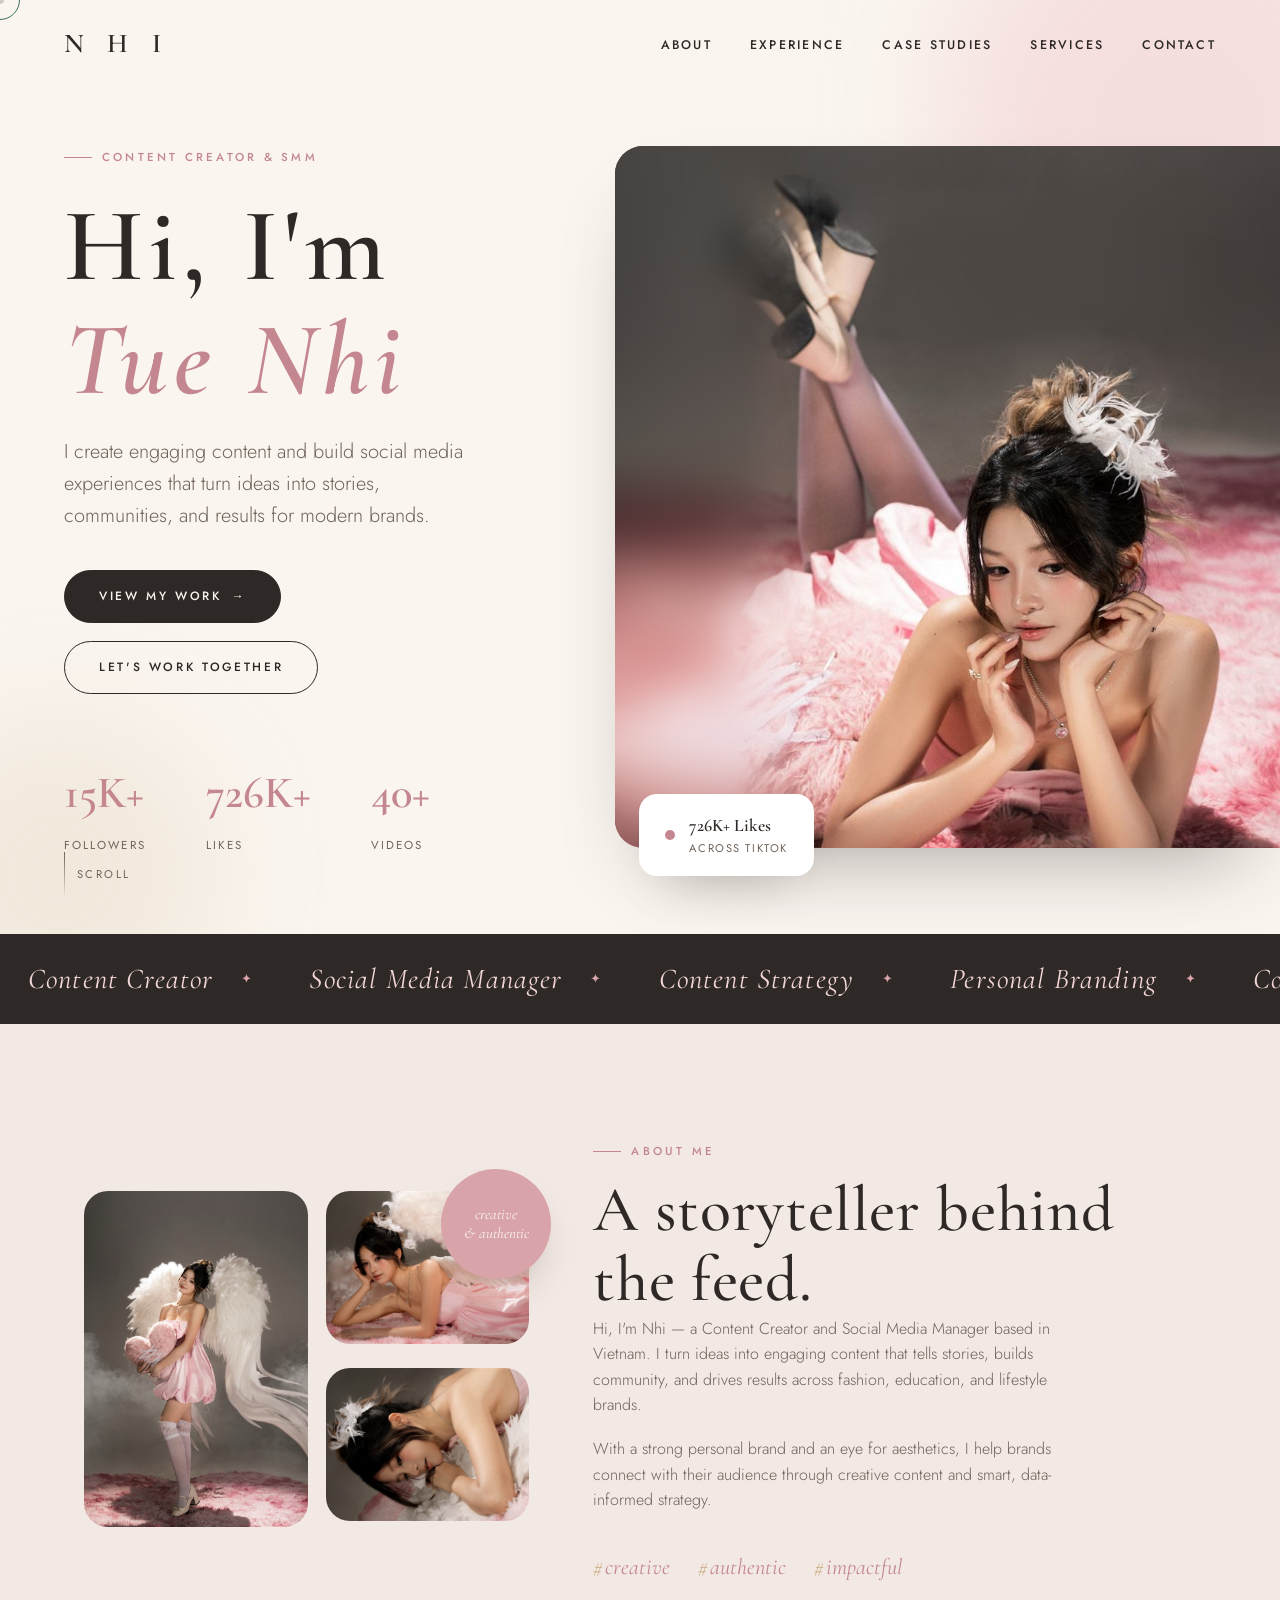
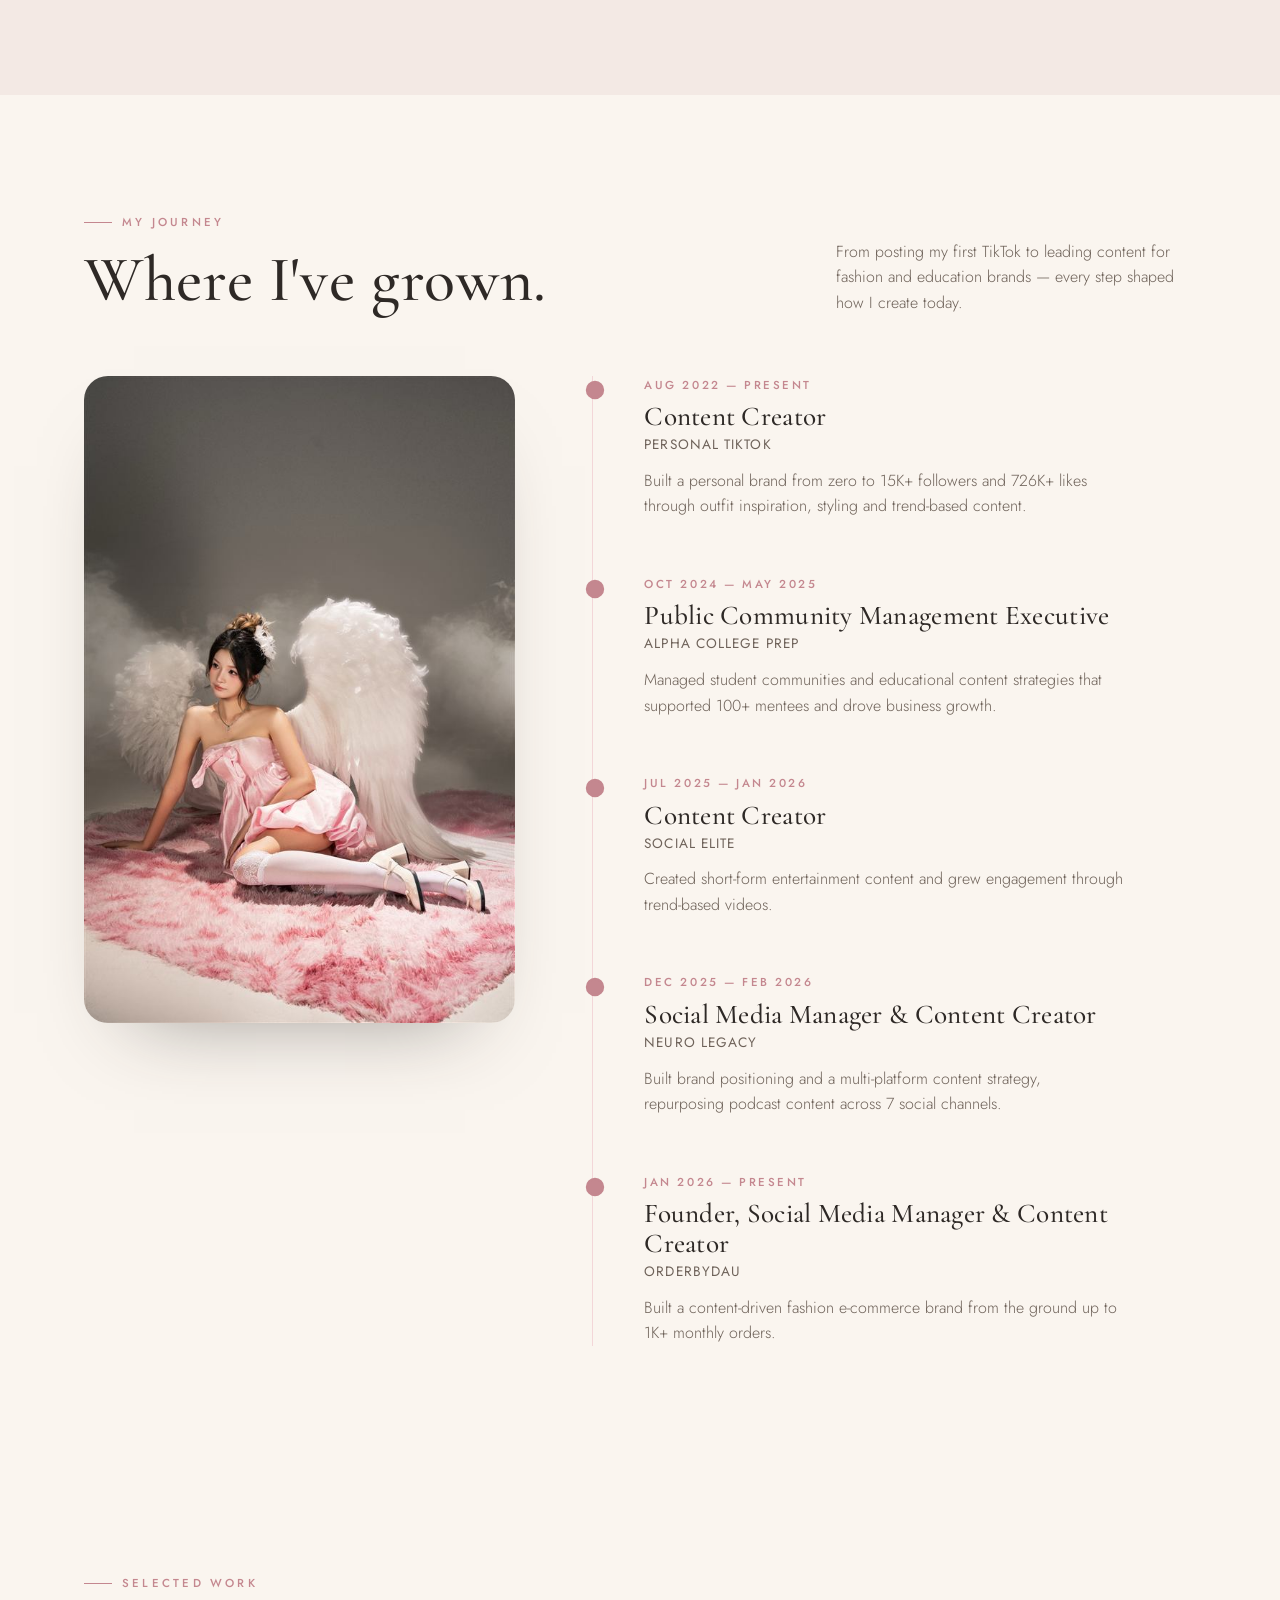
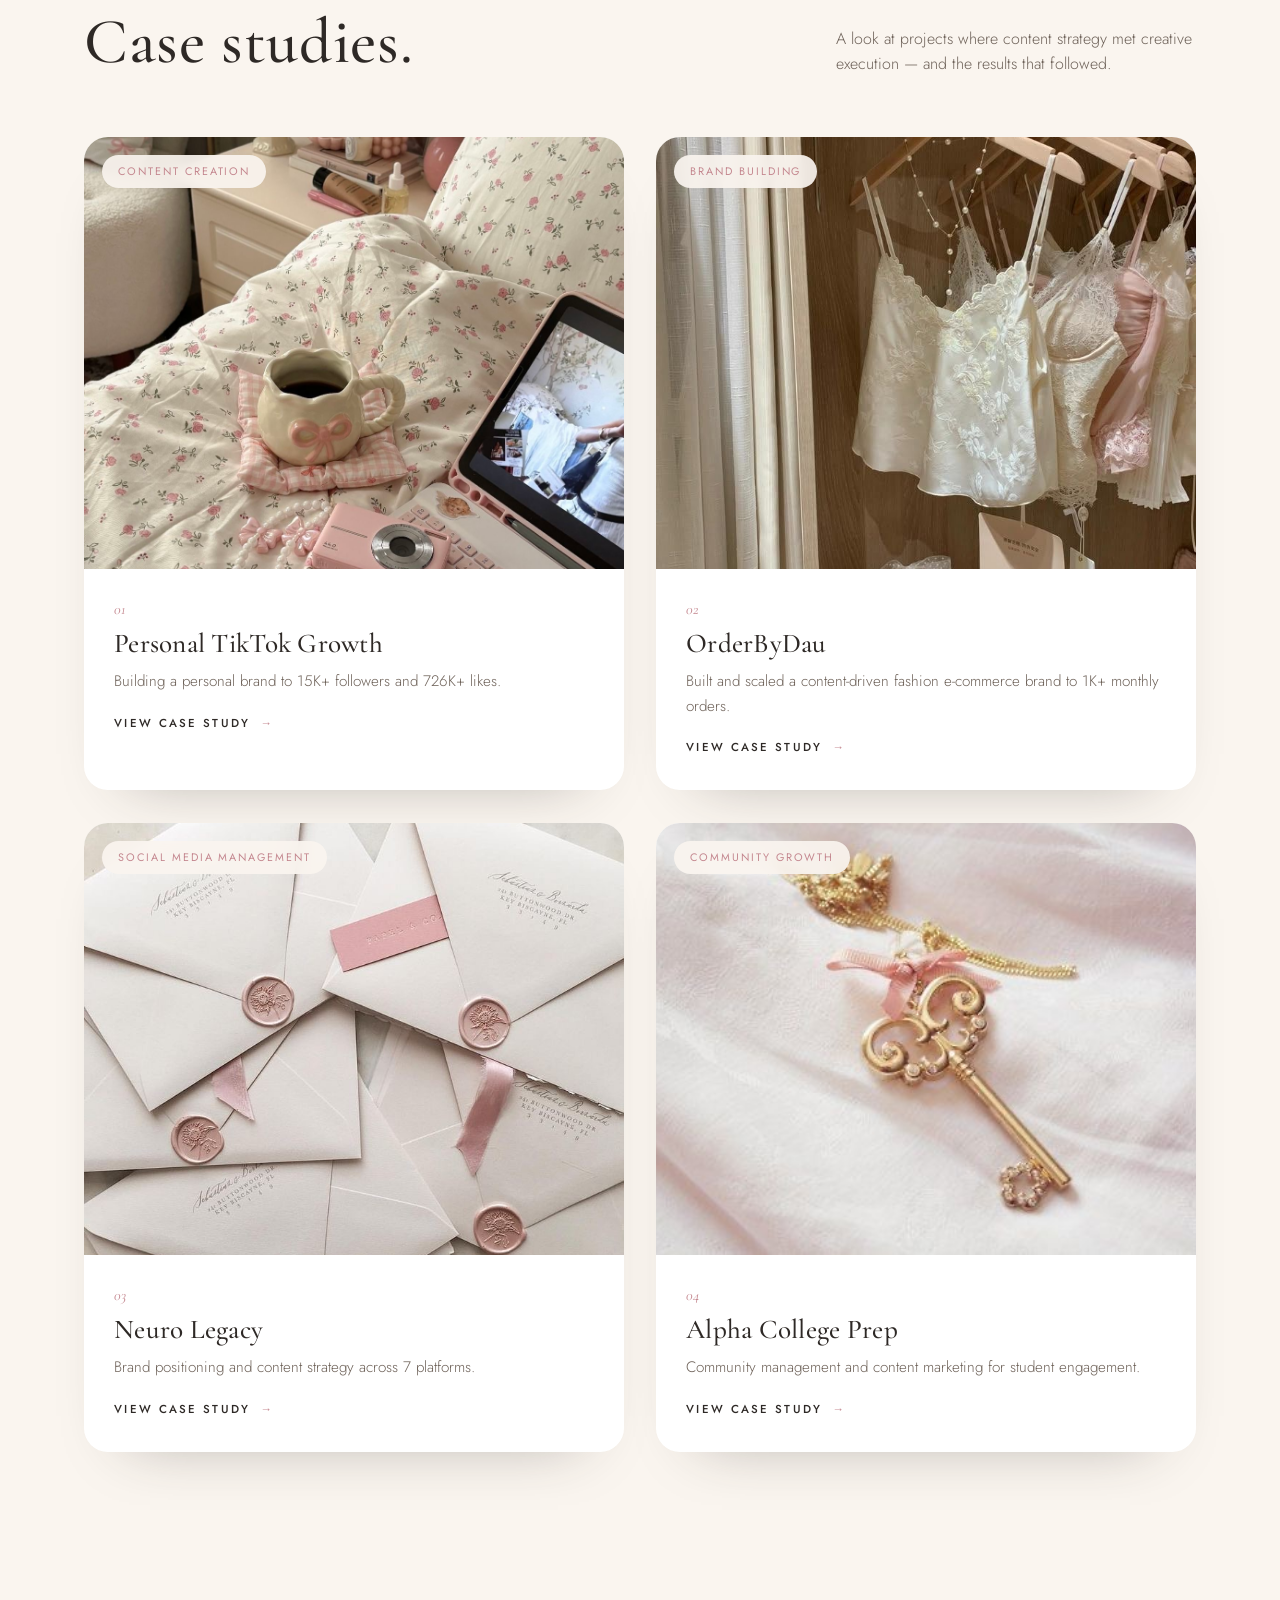
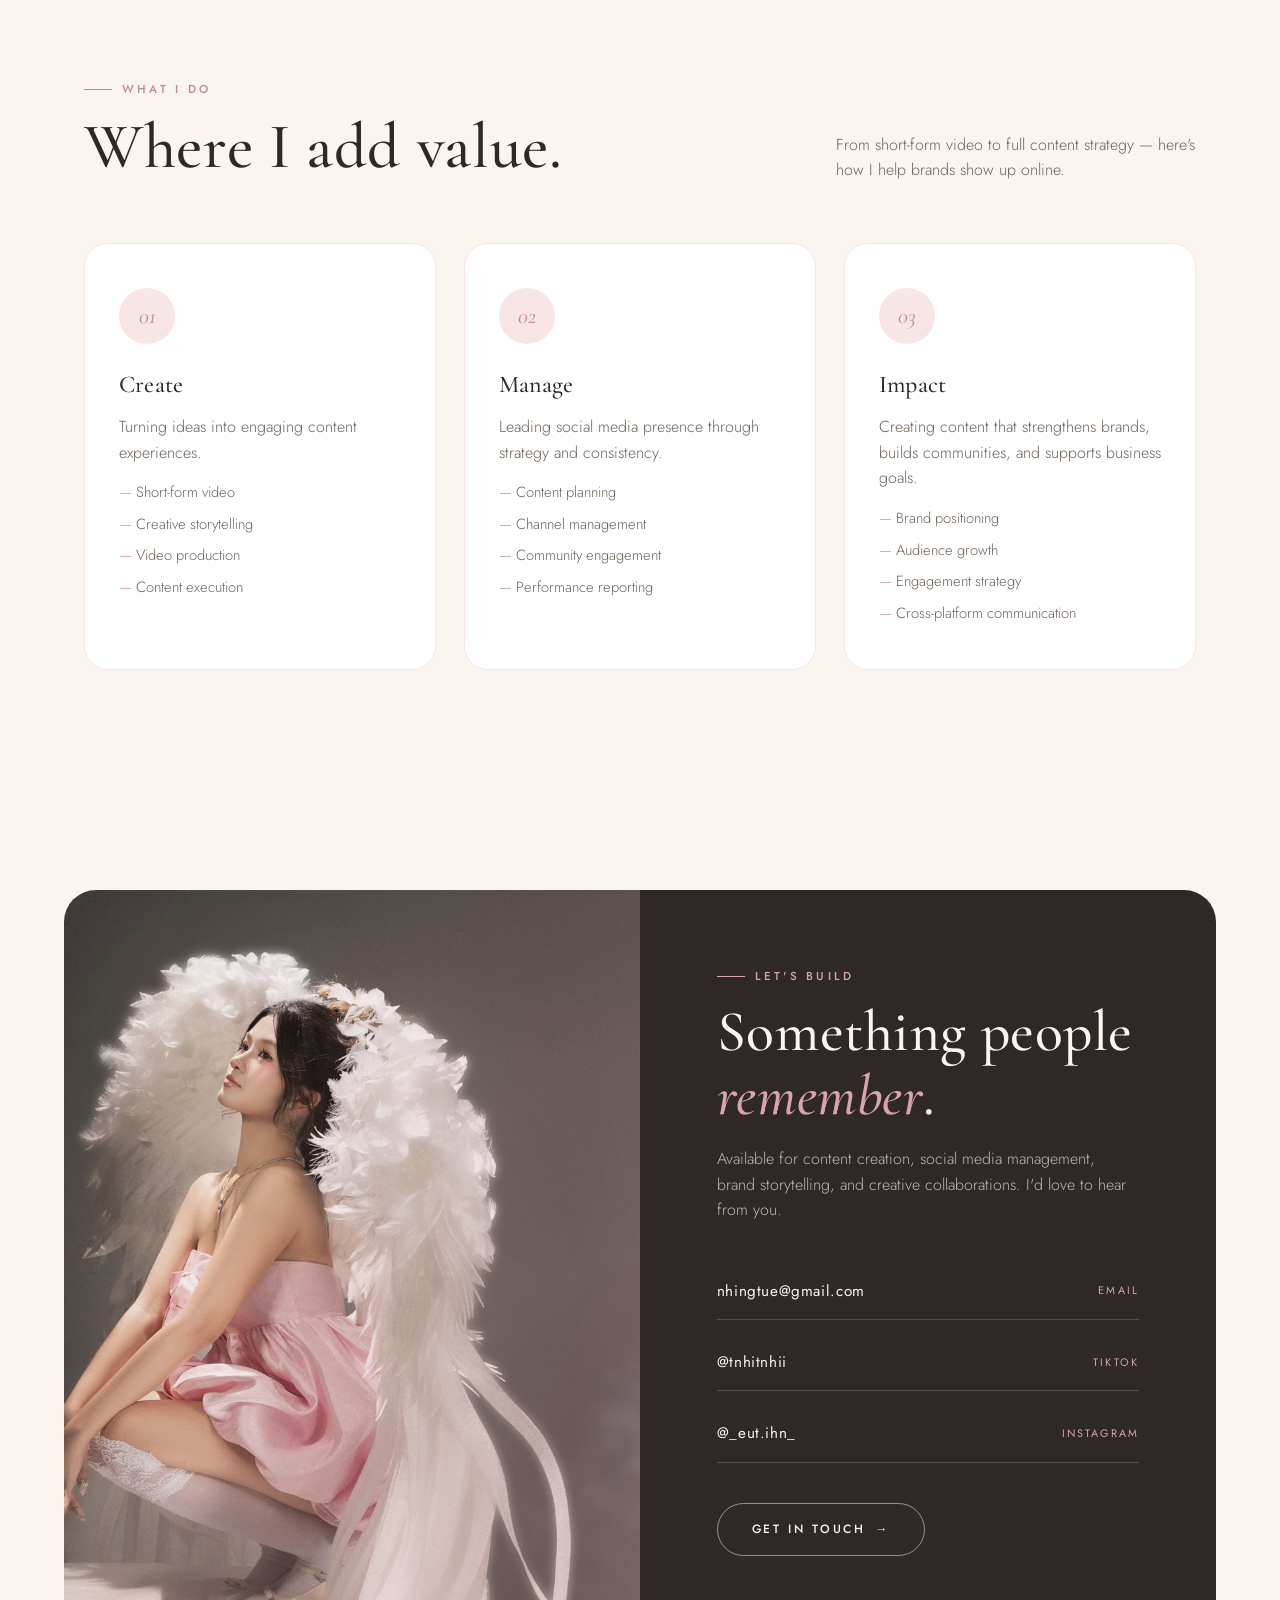
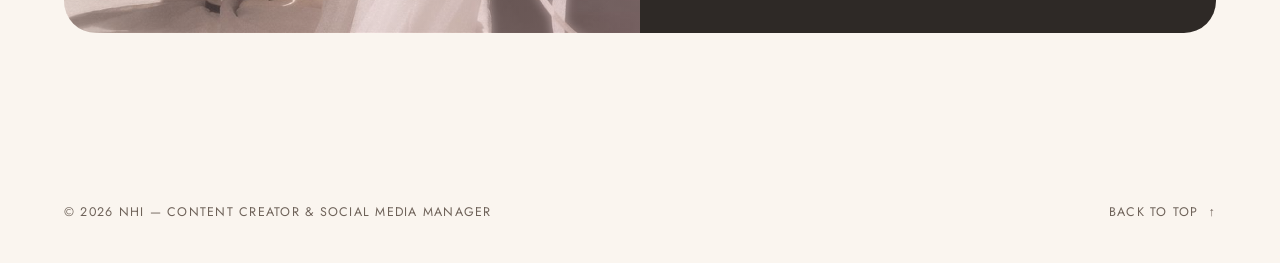
<file: index.html>
<!DOCTYPE html>
<html lang="en">
<head>
  <meta charset="UTF-8" />
  <meta name="viewport" content="width=device-width, initial-scale=1.0" />
  <title>Nhi — Content Creator & Social Media Manager</title>
  <meta name="description" content="Portfolio of Nhi, a content creator and social media manager building engaging content and brand experiences." />
  <link rel="stylesheet" href="css/style.css" />
</head>
<body>

  <!-- Custom cursor -->
  <div class="cursor-dot"></div>
  <div class="cursor-ring"></div>

  <!-- Navbar -->
  <header class="navbar" id="navbar">
    <a href="#hero" class="nav-logo">N H I</a>
    <nav>
      <ul class="nav-links" id="navLinks">
        <li><a href="#about" data-nav>About</a></li>
        <li><a href="#journey" data-nav>Experience</a></li>
        <li><a href="#work" data-nav>Case Studies</a></li>
        <li><a href="#services" data-nav>Services</a></li>
        <li><a href="#contact" data-nav>Contact</a></li>
      </ul>
    </nav>
    <div class="nav-toggle" id="navToggle">
      <span></span><span></span><span></span>
    </div>
  </header>

  <!-- Hero -->
  <section class="hero" id="hero">
    <div class="blob blob-1"></div>
    <div class="blob blob-2"></div>

    <div class="hero-grid">
      <div class="hero-content reveal">
        <span class="eyebrow">Content Creator &amp; SMM</span>
        <h1 class="hero-title">Hi, I'm<br><em>Tue Nhi</em></h1>
        <p class="hero-subtitle">
          I create engaging content and build social media experiences that
          turn ideas into stories, communities, and results for modern brands.
        </p>
        <div class="hero-actions">
          <a href="#work" class="btn btn-primary magnetic">View My Work <span class="btn-arrow">→</span></a>
          <a href="#contact" class="btn btn-outline magnetic">Let's Work Together</a>
        </div>
        <div class="hero-stats">
          <div class="stat">
            <div class="stat-number" data-count="15" data-suffix="K+">0</div>
            <div class="stat-label">Followers</div>
          </div>
          <div class="stat">
            <div class="stat-number" data-count="726" data-suffix="K+">0</div>
            <div class="stat-label">Likes</div>
          </div>
          <div class="stat">
            <div class="stat-number" data-count="40" data-suffix="+">0</div>
            <div class="stat-label">Videos</div>
          </div>
        </div>
      </div>

      <div class="hero-visual reveal">
        <div class="frame frame-blur">
          <img src="assets/images/hero/hero-main.jpg" alt="Nhi, content creator" />
          <img class="blur-edge" src="assets/images/hero/hero-main.jpg" alt="" aria-hidden="true" />
        </div>
        <div class="floating-card">
          <span class="dot"></span>
          <div>
            <div class="value">726K+ Likes</div>
            <div class="label">across TikTok</div>
          </div>
        </div>
      </div>
    </div>

    <div class="scroll-cue">
      <span class="line"></span>
      <span>Scroll</span>
    </div>
  </section>

  <!-- Marquee -->
  <div class="marquee">
    <div class="marquee-track">
      <span>Content Creator</span>
      <span>Social Media Manager</span>
      <span>Content Strategy</span>
      <span>Personal Branding</span>
      <span>Content Creator</span>
      <span>Social Media Manager</span>
      <span>Content Strategy</span>
      <span>Personal Branding</span>
    </div>
  </div>

  <!-- About -->
  <section class="about section" id="about">
    <div class="container about-grid">
      <div class="about-visual reveal">
        <a class="img-tall magnetic" href="assets/images/about/about-vertical.jpg" target="_blank" rel="noopener">
          <img src="assets/images/about/about-vertical.jpg" alt="Nhi portrait, soft pink aesthetic" loading="lazy" />
        </a>
        <a class="img-wide magnetic" href="assets/images/about/about-horizontal-1.jpg" target="_blank" rel="noopener">
          <img src="assets/images/about/about-horizontal-1.jpg" alt="Cozy aesthetic flatlay setup" loading="lazy" />
        </a>
        <a class="img-wide magnetic" href="assets/images/about/about-horizontal-2.jpg" target="_blank" rel="noopener">
          <img src="assets/images/about/about-horizontal-2.jpg" alt="Soft pink and cream wardrobe styling" loading="lazy" />
        </a>
        <div class="badge">creative<br>&amp; authentic</div>
      </div>

      <div class="about-text reveal">
        <span class="eyebrow">About Me</span>
        <h2 class="section-title">A storyteller behind<br>the feed.</h2>
        <p>
          Hi, I'm Nhi — a Content Creator and Social Media Manager based in
          Vietnam. I turn ideas into engaging content that tells stories,
          builds community, and drives results across fashion, education,
          and lifestyle brands.
        </p>
        <p>
          With a strong personal brand and an eye for aesthetics, I help
          brands connect with their audience through creative content and
          smart, data-informed strategy.
        </p>
        <div class="accent-words">
          <span>creative</span>
          <span>authentic</span>
          <span>impactful</span>
        </div>
      </div>
    </div>
  </section>

  <!-- My Journey -->
  <section class="section" id="journey">
    <div class="container">
      <div class="section-head reveal">
        <div>
          <span class="eyebrow">My Journey</span>
          <h2 class="section-title">Where I've grown.</h2>
        </div>
        <p class="section-desc">
          From posting my first TikTok to leading content for fashion and
          education brands — every step shaped how I create today.
        </p>
      </div>

      <div class="journey-grid">
        <div class="journey-visual reveal">
          <img src="assets/images/journey/journey-key.jpg" alt="Gold key, a symbol of opening new chapters" loading="lazy" />
        </div>

        <div class="timeline reveal-stagger">
          <div class="timeline-item">
            <div class="timeline-period">Aug 2022 — Present</div>
            <h3 class="timeline-role">Content Creator</h3>
            <div class="timeline-org">Personal TikTok</div>
            <p class="timeline-desc">
              Built a personal brand from zero to 15K+ followers and 726K+
              likes through outfit inspiration, styling and trend-based
              content.
            </p>
          </div>
          <div class="timeline-item">
            <div class="timeline-period">Oct 2024 — May 2025</div>
            <h3 class="timeline-role">Public Community Management Executive</h3>
            <div class="timeline-org">Alpha College Prep</div>
            <p class="timeline-desc">
              Managed student communities and educational content strategies
              that supported 100+ mentees and drove business growth.
            </p>
          </div>
          <div class="timeline-item">
            <div class="timeline-period">Jul 2025 — Jan 2026</div>
            <h3 class="timeline-role">Content Creator</h3>
            <div class="timeline-org">Social Elite</div>
            <p class="timeline-desc">
              Created short-form entertainment content and grew engagement
              through trend-based videos.
            </p>
          </div>
          <div class="timeline-item">
            <div class="timeline-period">Dec 2025 — Feb 2026</div>
            <h3 class="timeline-role">Social Media Manager &amp; Content Creator</h3>
            <div class="timeline-org">Neuro Legacy</div>
            <p class="timeline-desc">
              Built brand positioning and a multi-platform content strategy,
              repurposing podcast content across 7 social channels.
            </p>
          </div>
          <div class="timeline-item">
            <div class="timeline-period">Jan 2026 — Present</div>
            <h3 class="timeline-role">Founder, Social Media Manager &amp; Content Creator</h3>
            <div class="timeline-org">OrderByDau</div>
            <p class="timeline-desc">
              Built a content-driven fashion e-commerce brand from the ground
              up to 1K+ monthly orders.
            </p>
          </div>
        </div>
      </div>
    </div>
  </section>

  <!-- Selected Case Studies -->
  <section class="section" id="work">
    <div class="container">
      <div class="section-head reveal">
        <div>
          <span class="eyebrow">Selected Work</span>
          <h2 class="section-title">Case studies.</h2>
        </div>
        <p class="section-desc">
          A look at projects where content strategy met creative execution —
          and the results that followed.
        </p>
      </div>

      <div class="case-grid">
        <a href="case-studies/tiktok-growth.html" class="case-card tilt reveal">
          <div class="case-media">
            <img src="assets/images/case-studies/tiktok-cover.jpg" alt="Personal TikTok Growth case study" loading="lazy" />
            <span class="case-tag">Content Creation</span>
          </div>
          <div class="case-body">
            <div class="case-number">01</div>
            <h3>Personal TikTok Growth</h3>
            <p>Building a personal brand to 15K+ followers and 726K+ likes.</p>
            <span class="case-link">View Case Study <span class="btn-arrow">→</span></span>
          </div>
        </a>

        <a href="case-studies/orderbydau.html" class="case-card tilt reveal">
          <div class="case-media">
            <img src="assets/images/case-studies/orderbydau-cover.jpg" alt="OrderByDau fashion e-commerce case study" loading="lazy" />
            <span class="case-tag">Brand Building</span>
          </div>
          <div class="case-body">
            <div class="case-number">02</div>
            <h3>OrderByDau</h3>
            <p>Built and scaled a content-driven fashion e-commerce brand to 1K+ monthly orders.</p>
            <span class="case-link">View Case Study <span class="btn-arrow">→</span></span>
          </div>
        </a>

        <a href="case-studies/neuro-legacy.html" class="case-card tilt reveal">
          <div class="case-media">
            <img src="assets/images/case-studies/neuro-legacy-cover.jpg" alt="Neuro Legacy social media management case study" loading="lazy" />
            <span class="case-tag">Social Media Management</span>
          </div>
          <div class="case-body">
            <div class="case-number">03</div>
            <h3>Neuro Legacy</h3>
            <p>Brand positioning and content strategy across 7 platforms.</p>
            <span class="case-link">View Case Study <span class="btn-arrow">→</span></span>
          </div>
        </a>

        <a href="case-studies/alpha-college-prep.html" class="case-card tilt reveal">
          <div class="case-media">
            <img src="assets/images/case-studies/alpha-college-prep-cover.jpg" alt="Alpha College Prep community management case study" loading="lazy" />
            <span class="case-tag">Community Growth</span>
          </div>
          <div class="case-body">
            <div class="case-number">04</div>
            <h3>Alpha College Prep</h3>
            <p>Community management and content marketing for student engagement.</p>
            <span class="case-link">View Case Study <span class="btn-arrow">→</span></span>
          </div>
        </a>
      </div>
    </div>
  </section>

  <!-- What I Do -->
  <section class="section" id="services">
    <div class="container">
      <div class="section-head reveal">
        <div>
          <span class="eyebrow">What I Do</span>
          <h2 class="section-title">Where I add value.</h2>
        </div>
        <p class="section-desc">
          From short-form video to full content strategy — here's how I help
          brands show up online.
        </p>
      </div>

      <div class="services-grid">
        <div class="service-card reveal">
          <div class="service-icon">01</div>
          <h3>Create</h3>
          <p>Turning ideas into engaging content experiences.</p>
          <ul>
            <li>Short-form video</li>
            <li>Creative storytelling</li>
            <li>Video production</li>
            <li>Content execution</li>
          </ul>
        </div>
        <div class="service-card reveal">
          <div class="service-icon">02</div>
          <h3>Manage</h3>
          <p>Leading social media presence through strategy and consistency.</p>
          <ul>
            <li>Content planning</li>
            <li>Channel management</li>
            <li>Community engagement</li>
            <li>Performance reporting</li>
          </ul>
        </div>
        <div class="service-card reveal">
          <div class="service-icon">03</div>
          <h3>Impact</h3>
          <p>Creating content that strengthens brands, builds communities, and supports business goals.</p>
          <ul>
            <li>Brand positioning</li>
            <li>Audience growth</li>
            <li>Engagement strategy</li>
            <li>Cross-platform communication</li>
          </ul>
        </div>
      </div>
    </div>
  </section>

  <!-- Let's Create / Contact -->
  <section class="section" id="contact">
    <div class="contact reveal">
      <div class="contact-inner">
        <div class="contact-media">
          <img src="assets/images/contact/contact-main.jpg" alt="Soft pink stationery, an invitation to create together" loading="lazy" />
        </div>
        <div class="contact-content">
          <span class="eyebrow">Let's Build</span>
          <h2 class="contact-title">Something people <em>remember</em>.</h2>
          <p class="contact-desc">
            Available for content creation, social media management, brand
            storytelling, and creative collaborations. I'd love to hear from
            you.
          </p>

          <div class="contact-links">
            <a href="mailto:nhingtue@gmail.com" class="magnetic">
              <span>nhingtue@gmail.com</span>
              <span class="tag">Email</span>
            </a>
            <a href="https://www.tiktok.com/@tnhitnhii" target="_blank" rel="noopener" class="magnetic">
              <span>@tnhitnhii</span>
              <span class="tag">TikTok</span>
            </a>
            <a href="https://www.instagram.com/_eut.ihn_" target="_blank" rel="noopener" class="magnetic">
              <span>@_eut.ihn_</span>
              <span class="tag">Instagram</span>
            </a>
          </div>

          <div class="contact-actions">
            <a href="mailto:nhingtue@gmail.com" class="btn btn-light magnetic">Get In Touch <span class="btn-arrow">→</span></a>
          </div>
        </div>
      </div>
    </div>
  </section>

  <!-- Footer -->
  <footer class="footer">
    <span>© 2026 Nhi — Content Creator &amp; Social Media Manager</span>
    <a href="#hero" class="back-to-top">Back to Top <span class="btn-arrow">↑</span></a>
  </footer>

  <script src="js/main.js"></script>
</body>
</html>
</file>
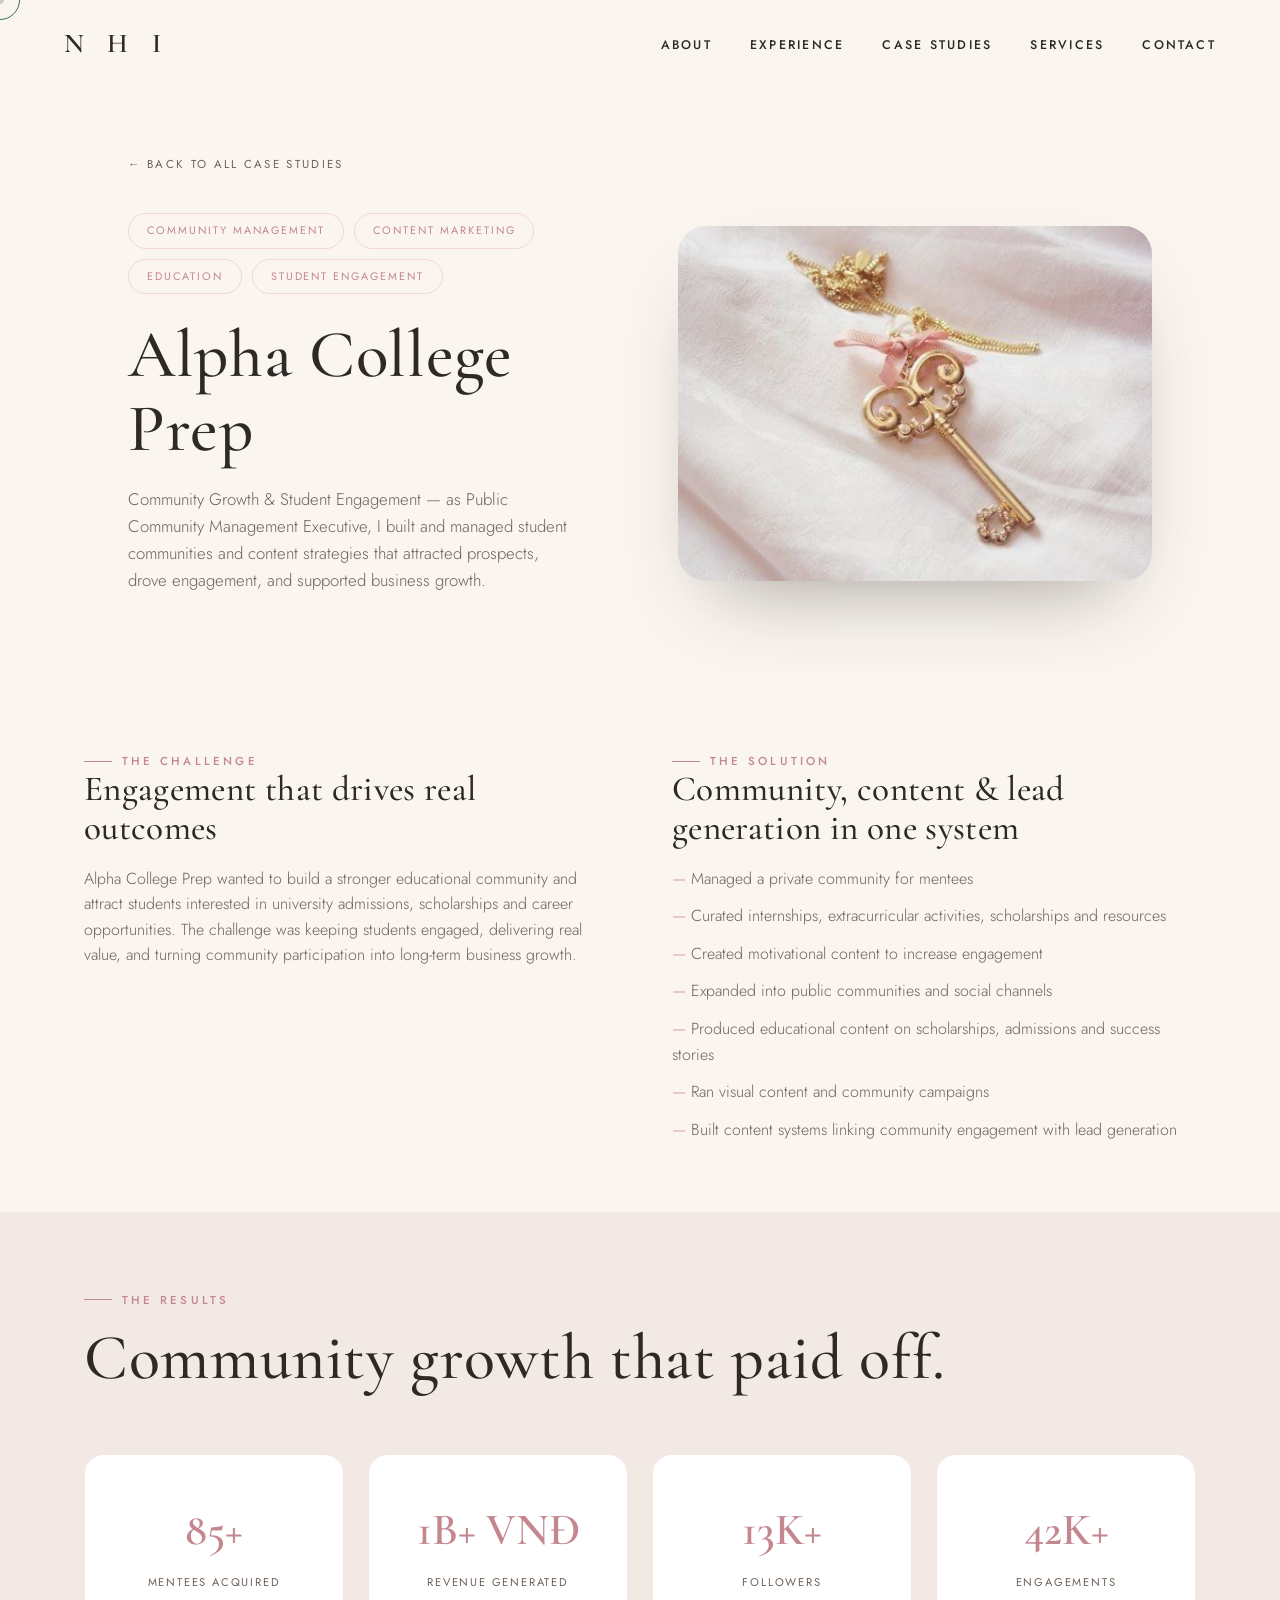
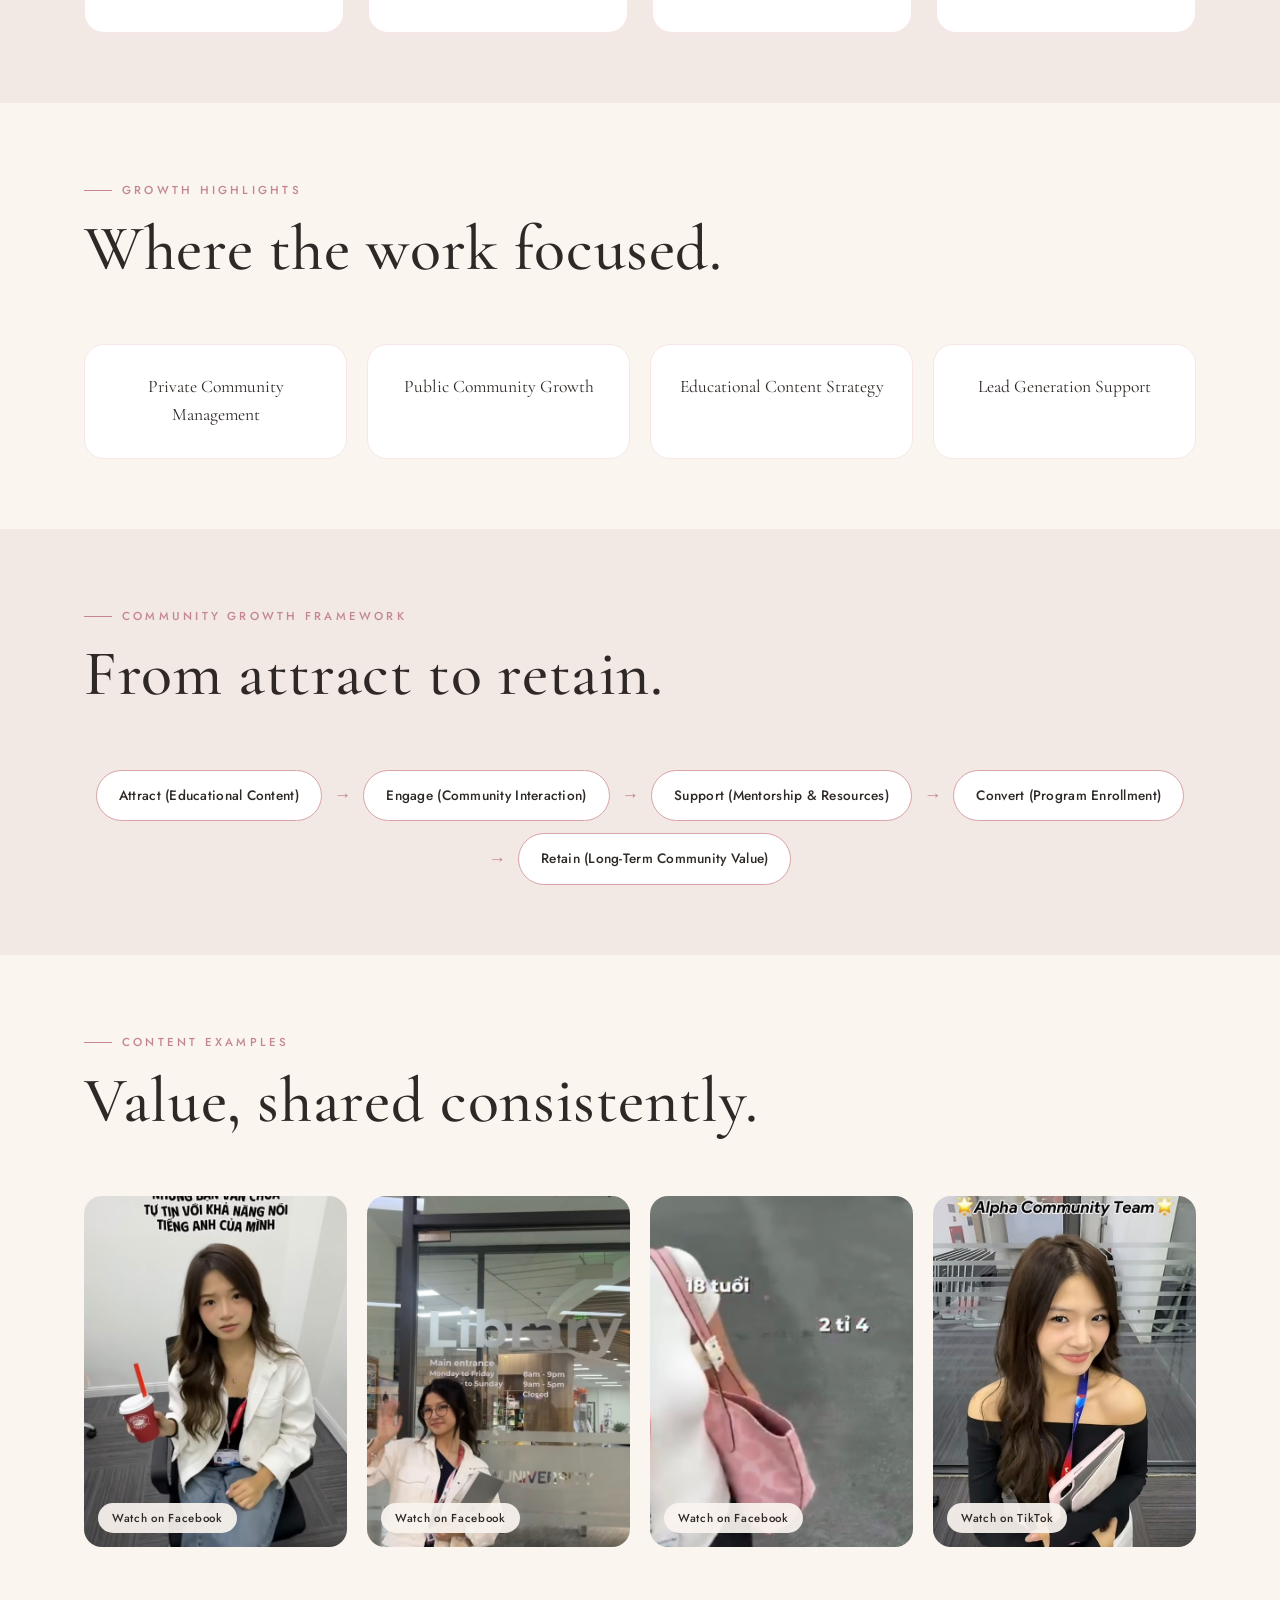
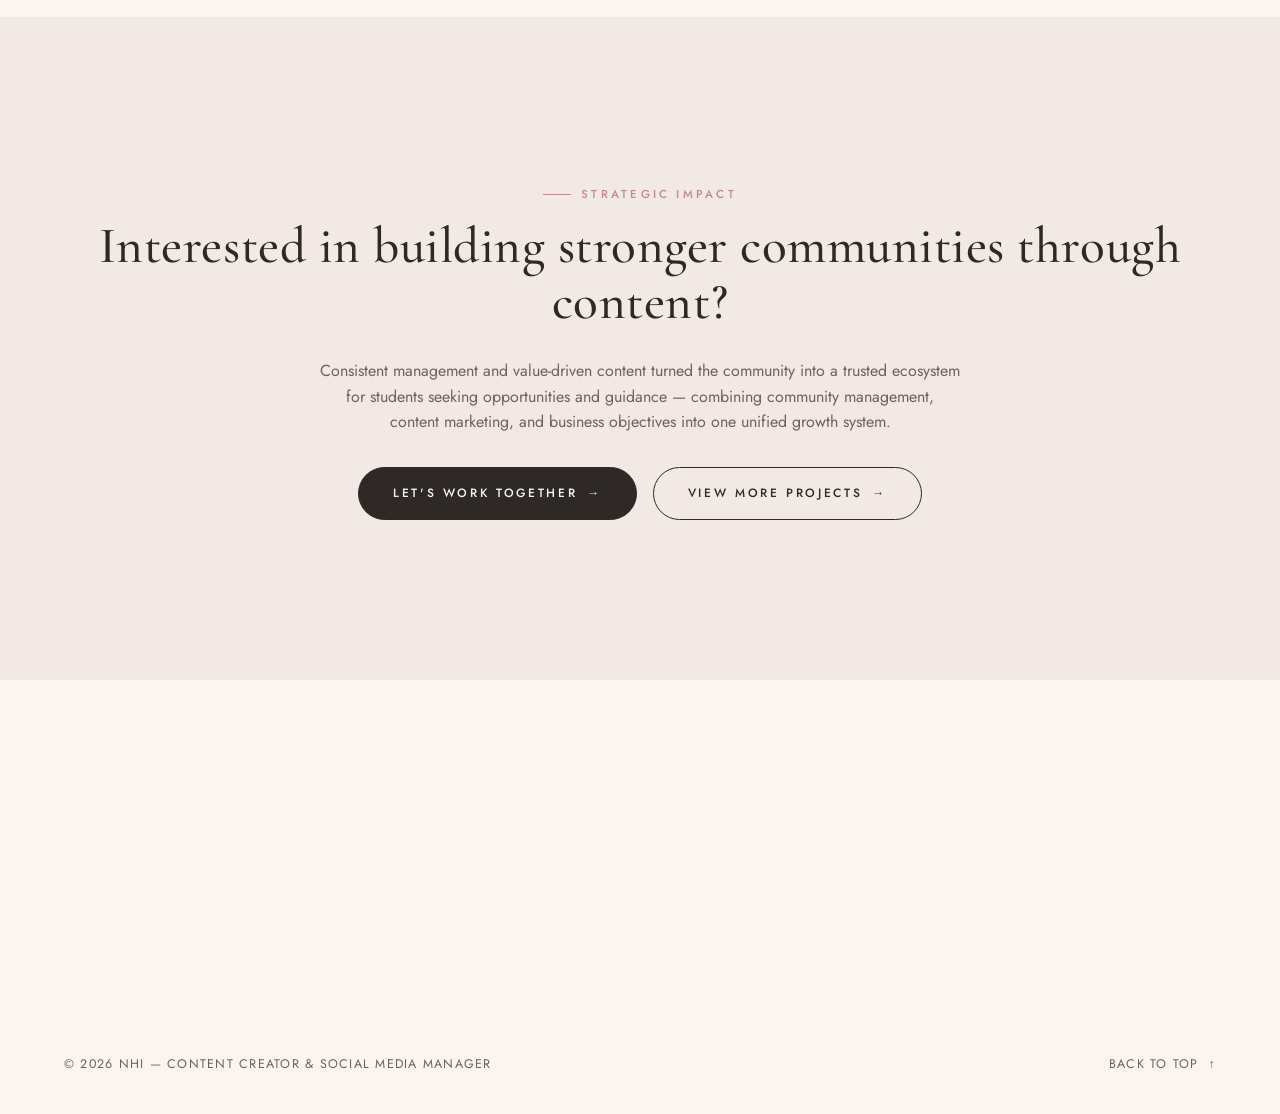
<file: case-studies/alpha-college-prep.html>
<!DOCTYPE html>
<html lang="en">
<head>
  <meta charset="UTF-8" />
  <meta name="viewport" content="width=device-width, initial-scale=1.0" />
  <title>Alpha College Prep — Nhi</title>
  <meta name="description" content="Case study: community management and content marketing for Alpha College Prep, building student engagement and business growth." />
  <link rel="stylesheet" href="../css/style.css" />
</head>
<body>

  <div class="cursor-dot"></div>
  <div class="cursor-ring"></div>

  <header class="navbar" id="navbar">
    <a href="../index.html#hero" class="nav-logo">N H I</a>
    <nav>
      <ul class="nav-links" id="navLinks">
        <li><a href="../index.html#about">About</a></li>
        <li><a href="../index.html#journey">Experience</a></li>
        <li><a href="../index.html#work">Case Studies</a></li>
        <li><a href="../index.html#services">Services</a></li>
        <li><a href="../index.html#contact">Contact</a></li>
      </ul>
    </nav>
    <div class="nav-toggle" id="navToggle">
      <span></span><span></span><span></span>
    </div>
  </header>

  <!-- Hero -->
  <section class="cs-hero">
    <div class="blob blob-1"></div>
    <div class="container">
      <a href="../index.html#work" class="cs-back reveal">← Back to all case studies</a>
      <div class="cs-hero-grid">
        <div class="reveal">
          <div class="cs-tags">
            <span>Community Management</span>
            <span>Content Marketing</span>
            <span>Education</span>
            <span>Student Engagement</span>
          </div>
          <h1 class="cs-title">Alpha College Prep</h1>
          <p class="cs-summary">
            Community Growth &amp; Student Engagement — as Public Community
            Management Executive, I built and managed student communities
            and content strategies that attracted prospects, drove
            engagement, and supported business growth.
          </p>
        </div>
        <div class="cs-hero-media reveal">
          <img src="../assets/images/case-studies/alpha-college-prep-cover.jpg" alt="Alpha College Prep case study cover" />
        </div>
      </div>
    </div>
  </section>

  <!-- Challenge / Solution -->
  <section class="cs-block">
    <div class="container cs-cols">
      <div class="reveal">
        <span class="eyebrow">The Challenge</span>
        <h3>Engagement that drives real outcomes</h3>
        <p>
          Alpha College Prep wanted to build a stronger educational community
          and attract students interested in university admissions,
          scholarships and career opportunities. The challenge was keeping
          students engaged, delivering real value, and turning community
          participation into long-term business growth.
        </p>
      </div>
      <div class="reveal">
        <span class="eyebrow">The Solution</span>
        <h3>Community, content &amp; lead generation in one system</h3>
        <ul>
          <li>Managed a private community for mentees</li>
          <li>Curated internships, extracurricular activities, scholarships and resources</li>
          <li>Created motivational content to increase engagement</li>
          <li>Expanded into public communities and social channels</li>
          <li>Produced educational content on scholarships, admissions and success stories</li>
          <li>Ran visual content and community campaigns</li>
          <li>Built content systems linking community engagement with lead generation</li>
        </ul>
      </div>
    </div>
  </section>

  <!-- Results -->
  <section class="cs-block alt">
    <div class="container">
      <div class="section-head reveal">
        <div>
          <span class="eyebrow">The Results</span>
          <h2 class="section-title">Community growth that paid off.</h2>
        </div>
      </div>
      <div class="cs-results-grid reveal-stagger">
        <div class="cs-result">
          <div class="stat-number" data-count="100" data-suffix="+">0</div>
          <div class="stat-label">Mentees Acquired</div>
        </div>
        <div class="cs-result">
          <div class="stat-number" data-count="1" data-suffix="B+ VNĐ">0</div>
          <div class="stat-label">Revenue Generated</div>
        </div>
        <div class="cs-result">
          <div class="stat-number" data-count="15" data-suffix="K+">0</div>
          <div class="stat-label">Followers</div>
        </div>
        <div class="cs-result">
          <div class="stat-number" data-count="50" data-suffix="K+">0</div>
          <div class="stat-label">Engagements</div>
        </div>
      </div>
    </div>
  </section>

  <!-- Growth highlights -->
  <section class="cs-block">
    <div class="container">
      <div class="section-head reveal">
        <div>
          <span class="eyebrow">Growth Highlights</span>
          <h2 class="section-title">Where the work focused.</h2>
        </div>
      </div>
      <div class="cs-highlights reveal-stagger">
        <div class="highlight-card">Private Community Management</div>
        <div class="highlight-card">Public Community Growth</div>
        <div class="highlight-card">Educational Content Strategy</div>
        <div class="highlight-card">Lead Generation Support</div>
      </div>
    </div>
  </section>

  <!-- Community growth framework -->
  <section class="cs-block alt">
    <div class="container">
      <div class="section-head reveal">
        <div>
          <span class="eyebrow">Community Growth Framework</span>
          <h2 class="section-title">From attract to retain.</h2>
        </div>
      </div>
      <div class="cs-flow reveal">
        <span class="flow-step">Attract (Educational Content)</span>
        <span class="flow-arrow">→</span>
        <span class="flow-step">Engage (Community Interaction)</span>
        <span class="flow-arrow">→</span>
        <span class="flow-step">Support (Mentorship &amp; Resources)</span>
        <span class="flow-arrow">→</span>
        <span class="flow-step">Convert (Program Enrollment)</span>
        <span class="flow-arrow">→</span>
        <span class="flow-step">Retain (Long-Term Community Value)</span>
      </div>
    </div>
  </section>

  <!-- Content examples -->
  <section class="cs-block">
    <div class="container">
      <div class="section-head reveal">
        <div>
          <span class="eyebrow">Content Examples</span>
          <h2 class="section-title">Value, shared consistently.</h2>
        </div>
      </div>
      <div class="cs-gallery reveal-stagger">
        <a class="gallery-item" href="https://www.facebook.com/share/v/1BTMkAckuM/" target="_blank" rel="noopener">
          <img src="../assets/images/case-studies/alpha-gallery-1.jpg" alt="English confidence content example" loading="lazy" />
          <span class="gallery-stat">Watch on Facebook</span>
        </a>
        <a class="gallery-item" href="https://www.facebook.com/share/v/163ECEVZE2e/" target="_blank" rel="noopener">
          <img src="../assets/images/case-studies/alpha-gallery-2.jpg" alt="Campus life content example" loading="lazy" />
          <span class="gallery-stat">Watch on Facebook</span>
        </a>
        <a class="gallery-item" href="https://www.facebook.com/share/v/14fUtH9ZChs/" target="_blank" rel="noopener">
          <img src="../assets/images/case-studies/alpha-gallery-3.jpg" alt="Student story content example" loading="lazy" />
          <span class="gallery-stat">Watch on Facebook</span>
        </a>
        <a class="gallery-item" href="https://www.tiktok.com/@alphacollegeprep/video/7593648706189135124" target="_blank" rel="noopener">
          <img src="../assets/images/case-studies/alpha-gallery-4.jpg" alt="Alpha Community Team content example" loading="lazy" />
          <span class="gallery-stat">Watch on TikTok</span>
        </a>
      </div>
    </div>
  </section>

  <!-- Strategic impact / CTA -->
  <section class="cs-block alt">
    <div class="container cs-cta reveal">
      <span class="eyebrow">Strategic Impact</span>
      <h2 class="section-title" style="margin-bottom: 28px;">Interested in building stronger communities through content?</h2>
      <p style="max-width: 640px; margin: 0 auto 32px; color: var(--ink-soft);">
        Consistent management and value-driven content turned the community
        into a trusted ecosystem for students seeking opportunities and
        guidance — combining community management, content marketing, and
        business objectives into one unified growth system.
      </p>
      <div style="display: flex; justify-content: center; gap: 16px; flex-wrap: wrap;">
        <a href="../index.html#contact" class="btn btn-primary magnetic">Let's Work Together <span class="btn-arrow">→</span></a>
        <a href="../index.html#work" class="btn btn-outline magnetic">View More Projects <span class="btn-arrow">→</span></a>
      </div>
    </div>
  </section>

  <!-- Next project -->
  <section class="section" style="padding-top: 0;">
    <div class="container cs-nextprev">
      <a href="neuro-legacy.html" class="prev reveal">
        <span class="eyebrow">Previous Project</span>
        <span class="title">← Neuro Legacy</span>
      </a>
      <a href="tiktok-growth.html" class="next reveal">
        <span class="eyebrow">Back to Start</span>
        <span class="title">Personal TikTok Growth →</span>
      </a>
    </div>
  </section>

  <footer class="footer">
    <span>© 2026 Nhi — Content Creator &amp; Social Media Manager</span>
    <a href="../index.html#hero" class="back-to-top">Back to Top <span class="btn-arrow">↑</span></a>
  </footer>

  <script src="../js/main.js"></script>
</body>
</html>
</file>
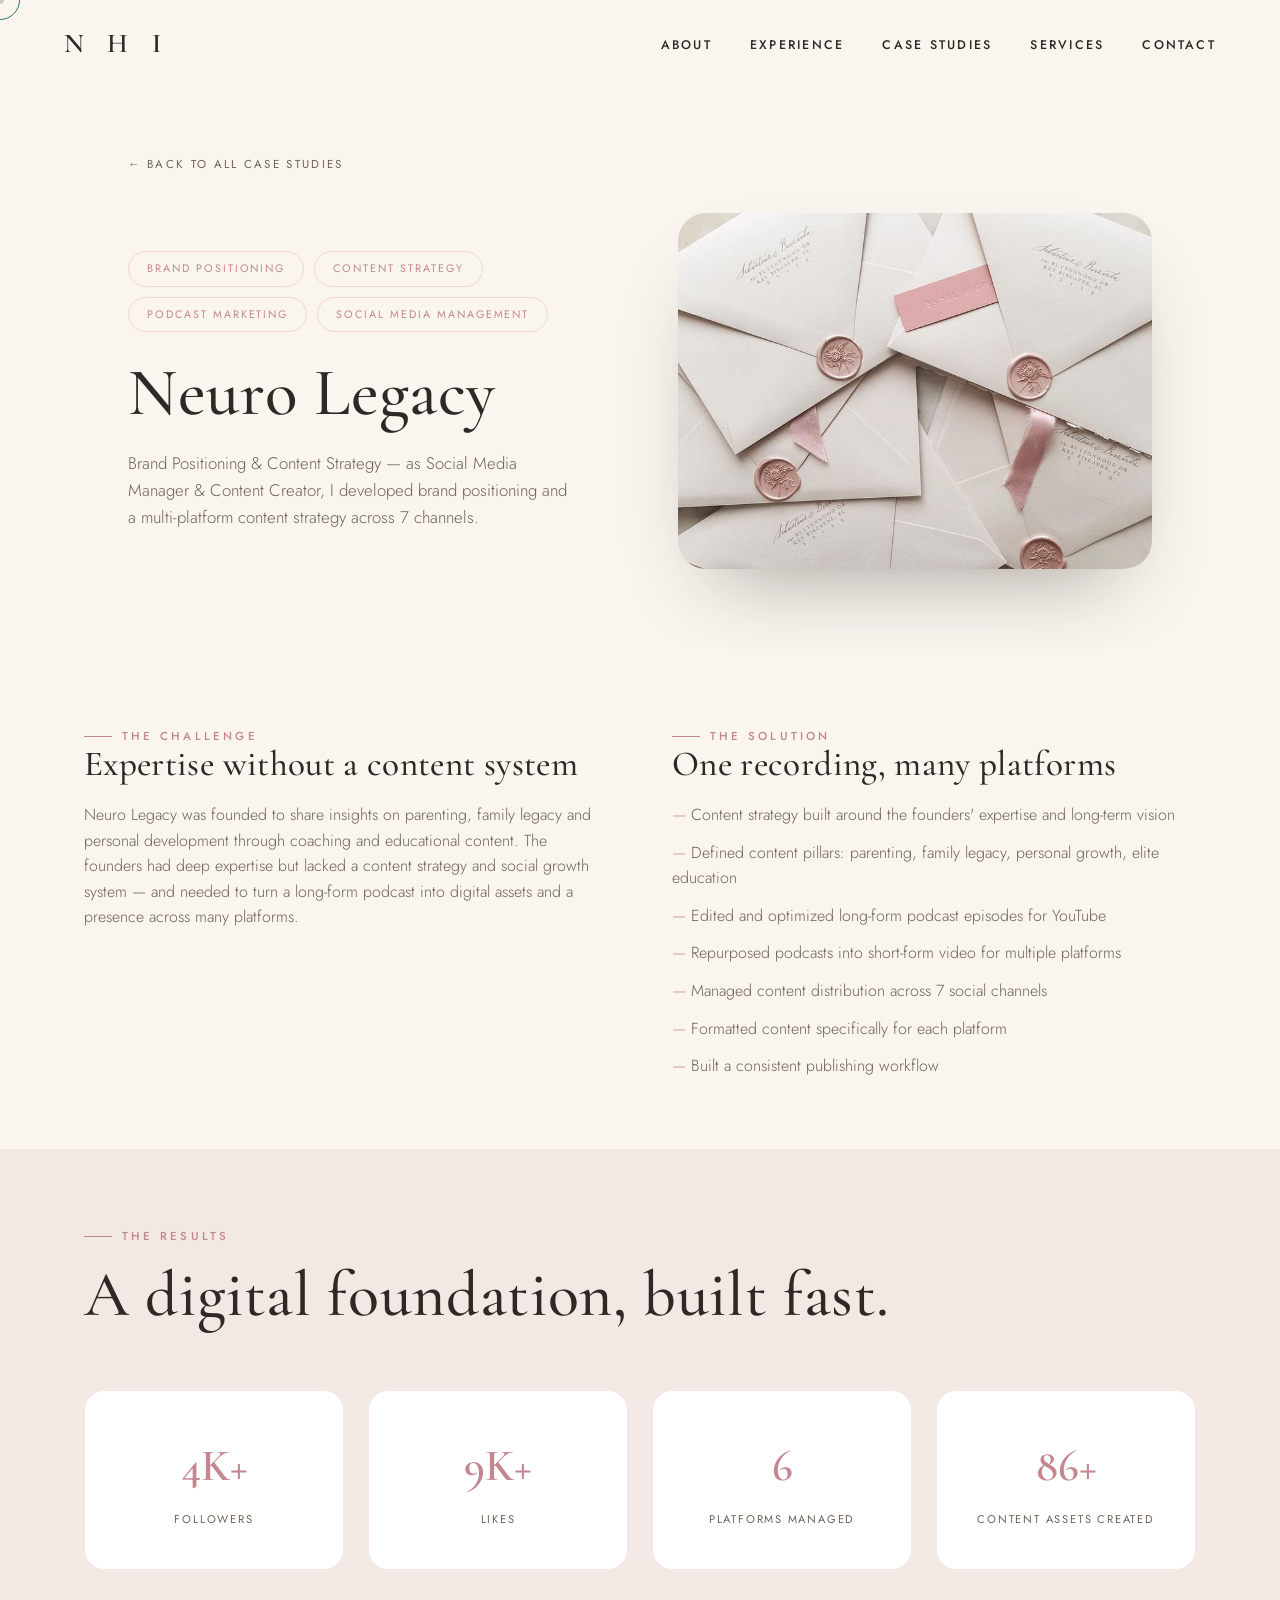
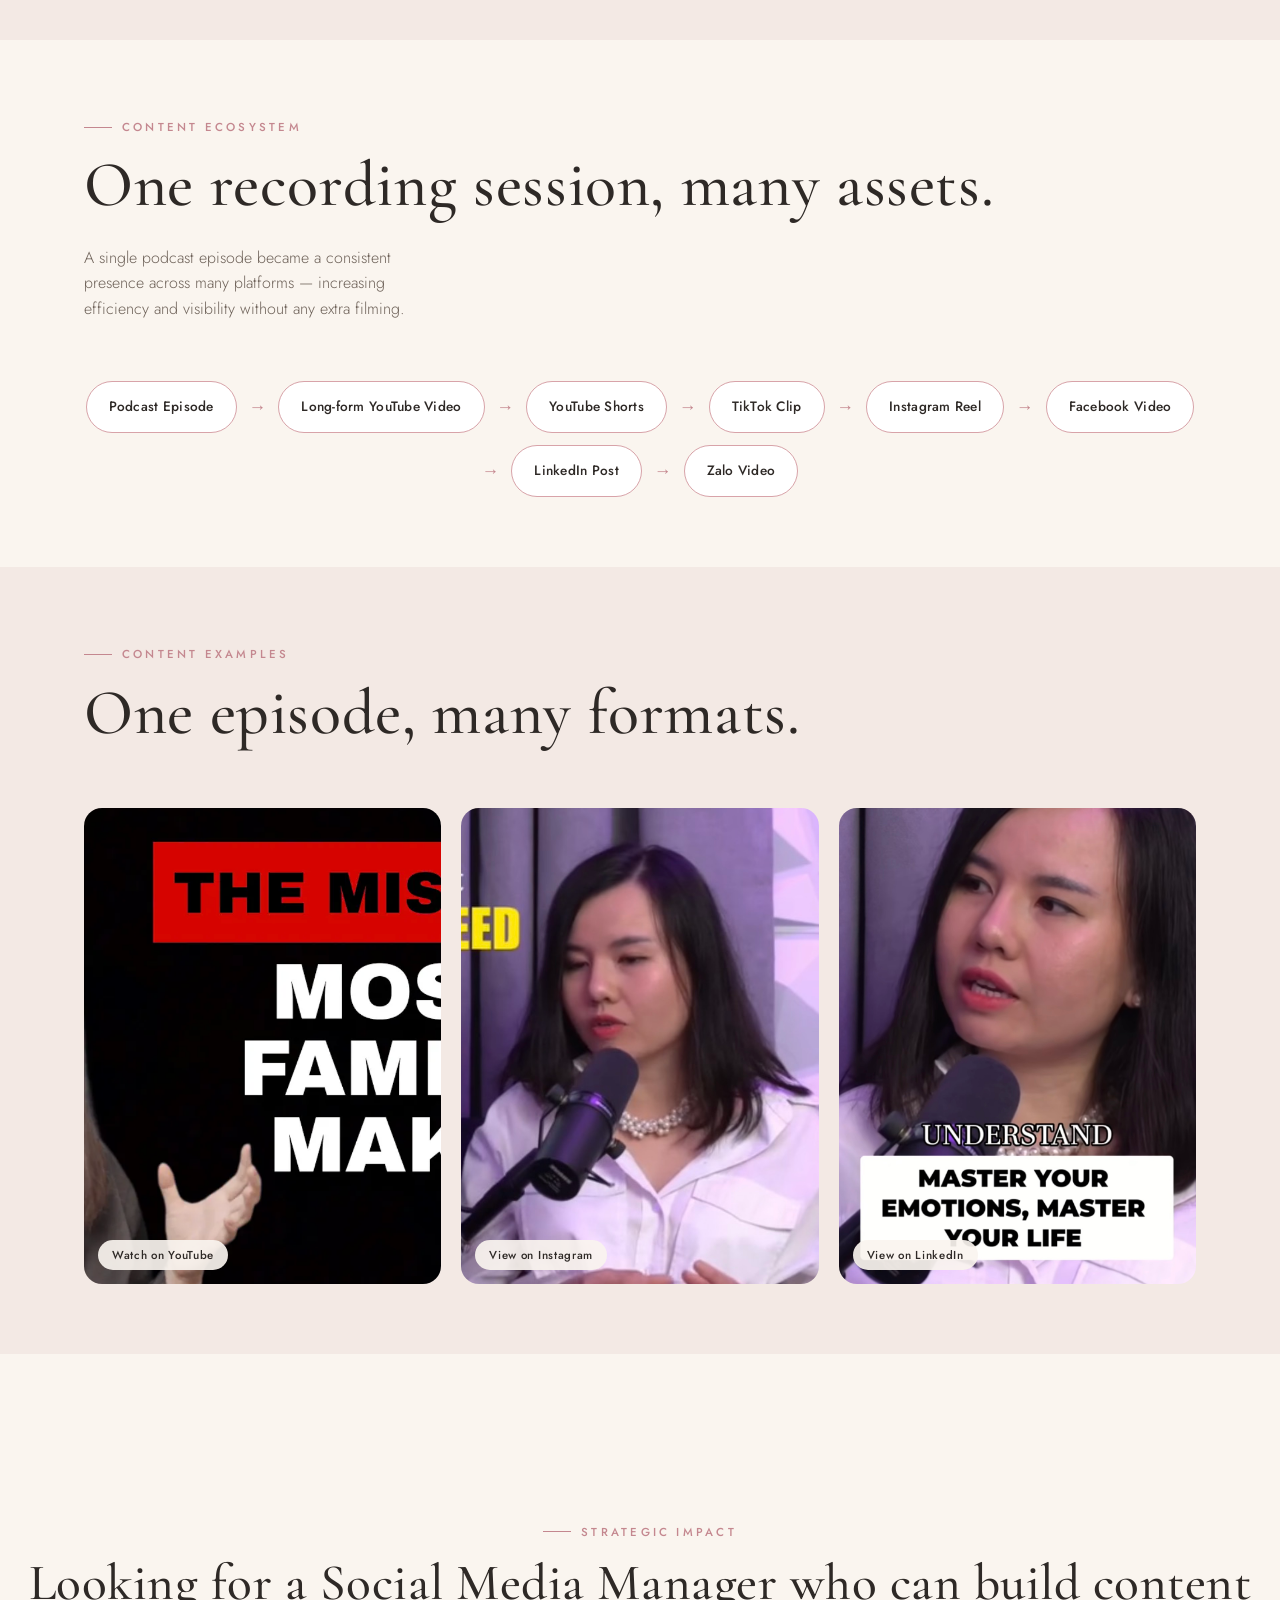
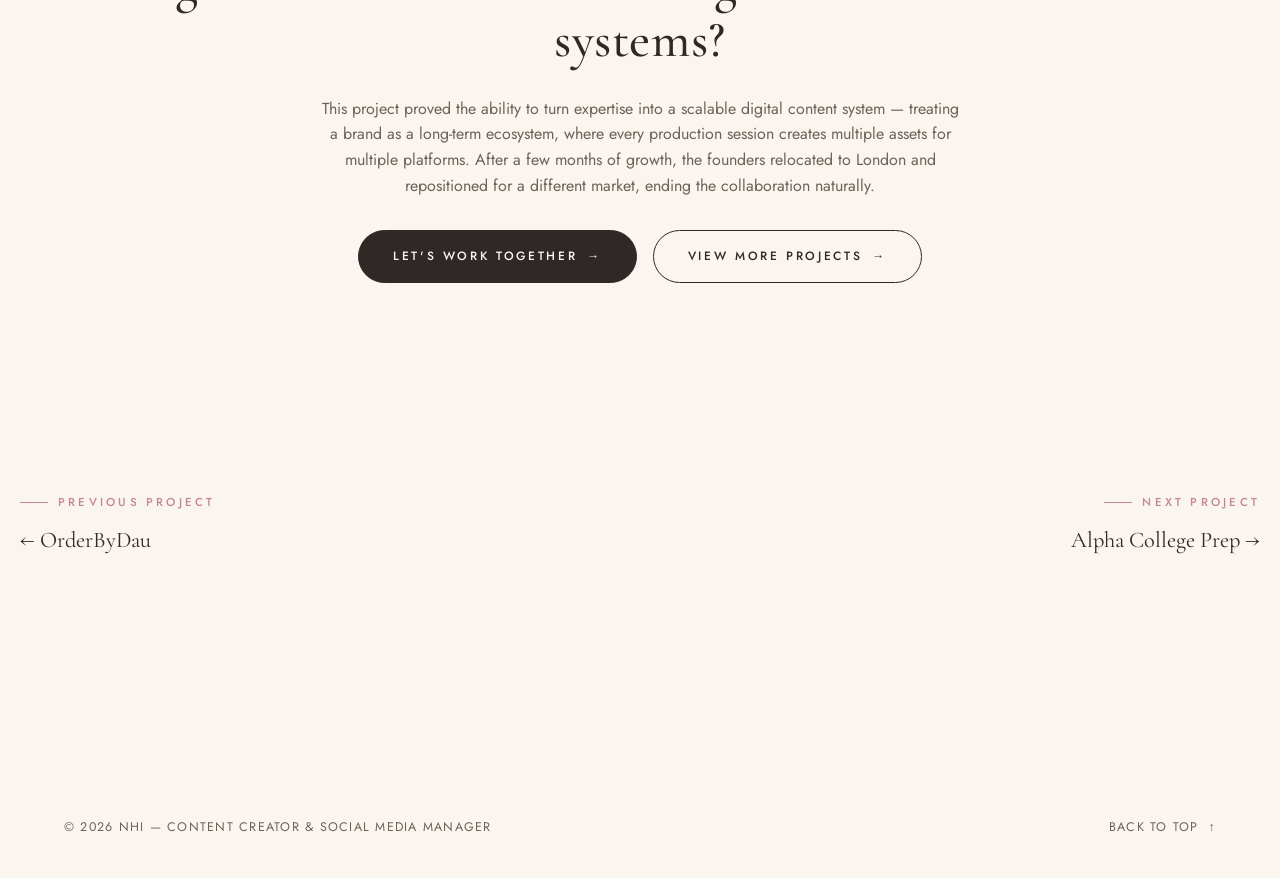
<file: case-studies/neuro-legacy.html>
<!DOCTYPE html>
<html lang="en">
<head>
  <meta charset="UTF-8" />
  <meta name="viewport" content="width=device-width, initial-scale=1.0" />
  <title>Neuro Legacy — Nhi</title>
  <meta name="description" content="Case study: brand positioning and a multi-platform content strategy for Neuro Legacy, repurposing podcast content across 7 channels." />
  <link rel="stylesheet" href="../css/style.css" />
</head>
<body>

  <div class="cursor-dot"></div>
  <div class="cursor-ring"></div>

  <header class="navbar" id="navbar">
    <a href="../index.html#hero" class="nav-logo">N H I</a>
    <nav>
      <ul class="nav-links" id="navLinks">
        <li><a href="../index.html#about">About</a></li>
        <li><a href="../index.html#journey">Experience</a></li>
        <li><a href="../index.html#work">Case Studies</a></li>
        <li><a href="../index.html#services">Services</a></li>
        <li><a href="../index.html#contact">Contact</a></li>
      </ul>
    </nav>
    <div class="nav-toggle" id="navToggle">
      <span></span><span></span><span></span>
    </div>
  </header>

  <!-- Hero -->
  <section class="cs-hero">
    <div class="blob blob-1"></div>
    <div class="container">
      <a href="../index.html#work" class="cs-back reveal">← Back to all case studies</a>
      <div class="cs-hero-grid">
        <div class="reveal">
          <div class="cs-tags">
            <span>Brand Positioning</span>
            <span>Content Strategy</span>
            <span>Podcast Marketing</span>
            <span>Social Media Management</span>
          </div>
          <h1 class="cs-title">Neuro Legacy</h1>
          <p class="cs-summary">
            Brand Positioning &amp; Content Strategy — as Social Media Manager
            &amp; Content Creator, I developed brand positioning and a
            multi-platform content strategy across 7 channels.
          </p>
        </div>
        <div class="cs-hero-media reveal">
          <img src="../assets/images/case-studies/neuro-legacy-cover.jpg" alt="Neuro Legacy case study cover" />
        </div>
      </div>
    </div>
  </section>

  <!-- Challenge / Solution -->
  <section class="cs-block">
    <div class="container cs-cols">
      <div class="reveal">
        <span class="eyebrow">The Challenge</span>
        <h3>Expertise without a content system</h3>
        <p>
          Neuro Legacy was founded to share insights on parenting, family
          legacy and personal development through coaching and educational
          content. The founders had deep expertise but lacked a content
          strategy and social growth system — and needed to turn a long-form
          podcast into digital assets and a presence across many platforms.
        </p>
      </div>
      <div class="reveal">
        <span class="eyebrow">The Solution</span>
        <h3>One recording, many platforms</h3>
        <ul>
          <li>Content strategy built around the founders' expertise and long-term vision</li>
          <li>Defined content pillars: parenting, family legacy, personal growth, elite education</li>
          <li>Edited and optimized long-form podcast episodes for YouTube</li>
          <li>Repurposed podcasts into short-form video for multiple platforms</li>
          <li>Managed content distribution across 7 social channels</li>
          <li>Formatted content specifically for each platform</li>
          <li>Built a consistent publishing workflow</li>
        </ul>
      </div>
    </div>
  </section>

  <!-- Results -->
  <section class="cs-block alt">
    <div class="container">
      <div class="section-head reveal">
        <div>
          <span class="eyebrow">The Results</span>
          <h2 class="section-title">A digital foundation, built fast.</h2>
        </div>
      </div>
      <div class="cs-results-grid reveal-stagger">
        <div class="cs-result">
          <div class="stat-number" data-count="5" data-suffix="K+">0</div>
          <div class="stat-label">Followers</div>
        </div>
        <div class="cs-result">
          <div class="stat-number" data-count="10" data-suffix="K+">0</div>
          <div class="stat-label">Likes</div>
        </div>
        <div class="cs-result">
          <div class="stat-number" data-count="7" data-suffix="">0</div>
          <div class="stat-label">Platforms Managed</div>
        </div>
        <div class="cs-result">
          <div class="stat-number" data-count="100" data-suffix="+">0</div>
          <div class="stat-label">Content Assets Created</div>
        </div>
      </div>
    </div>
  </section>

  <!-- Content ecosystem -->
  <section class="cs-block">
    <div class="container">
      <div class="section-head reveal">
        <div>
          <span class="eyebrow">Content Ecosystem</span>
          <h2 class="section-title">One recording session, many assets.</h2>
        </div>
        <p class="section-desc">
          A single podcast episode became a consistent presence across many
          platforms — increasing efficiency and visibility without any extra
          filming.
        </p>
      </div>
      <div class="cs-flow reveal">
        <span class="flow-step">Podcast Episode</span>
        <span class="flow-arrow">→</span>
        <span class="flow-step">Long-form YouTube Video</span>
        <span class="flow-arrow">→</span>
        <span class="flow-step">YouTube Shorts</span>
        <span class="flow-arrow">→</span>
        <span class="flow-step">TikTok Clip</span>
        <span class="flow-arrow">→</span>
        <span class="flow-step">Instagram Reel</span>
        <span class="flow-arrow">→</span>
        <span class="flow-step">Facebook Video</span>
        <span class="flow-arrow">→</span>
        <span class="flow-step">LinkedIn Post</span>
        <span class="flow-arrow">→</span>
        <span class="flow-step">Zalo Video</span>
      </div>
    </div>
  </section>

  <!-- Content examples -->
  <section class="cs-block alt">
    <div class="container">
      <div class="section-head reveal">
        <div>
          <span class="eyebrow">Content Examples</span>
          <h2 class="section-title">One episode, many formats.</h2>
        </div>
      </div>
      <div class="cs-gallery cols-3 reveal-stagger">
        <a class="gallery-item" href="https://www.youtube.com/watch?v=pxzjif1wZ20&t=69s" target="_blank" rel="noopener">
          <img src="../assets/images/case-studies/neuro-legacy-gallery-1.jpg" alt="Podcast episode on YouTube" loading="lazy" />
          <span class="gallery-stat">Watch on YouTube</span>
        </a>
        <a class="gallery-item" href="https://www.instagram.com/p/DU5qi3fE2Zw/" target="_blank" rel="noopener">
          <img src="../assets/images/case-studies/neuro-legacy-gallery-2.jpg" alt="Instagram Reel" loading="lazy" />
          <span class="gallery-stat">View on Instagram</span>
        </a>
        <a class="gallery-item" href="https://www.linkedin.com/feed/update/urn:li:activity:7432054648242515968" target="_blank" rel="noopener">
          <img src="../assets/images/case-studies/neuro-legacy-gallery-3.jpg" alt="LinkedIn thought leadership post" loading="lazy" />
          <span class="gallery-stat">View on LinkedIn</span>
        </a>
      </div>
    </div>
  </section>

  <!-- Strategic impact / CTA -->
  <section class="cs-block">
    <div class="container cs-cta reveal">
      <span class="eyebrow">Strategic Impact</span>
      <h2 class="section-title" style="margin-bottom: 28px;">Looking for a Social Media Manager who can build content systems?</h2>
      <p style="max-width: 640px; margin: 0 auto 32px; color: var(--ink-soft);">
        This project proved the ability to turn expertise into a scalable
        digital content system — treating a brand as a long-term ecosystem,
        where every production session creates multiple assets for multiple
        platforms. After a few months of growth, the founders relocated to
        London and repositioned for a different market, ending the
        collaboration naturally.
      </p>
      <div style="display: flex; justify-content: center; gap: 16px; flex-wrap: wrap;">
        <a href="../index.html#contact" class="btn btn-primary magnetic">Let's Work Together <span class="btn-arrow">→</span></a>
        <a href="../index.html#work" class="btn btn-outline magnetic">View More Projects <span class="btn-arrow">→</span></a>
      </div>
    </div>
  </section>

  <!-- Next project -->
  <section class="section" style="padding-top: 0;">
    <div class="container cs-nextprev">
      <a href="orderbydau.html" class="prev reveal">
        <span class="eyebrow">Previous Project</span>
        <span class="title">← OrderByDau</span>
      </a>
      <a href="alpha-college-prep.html" class="next reveal">
        <span class="eyebrow">Next Project</span>
        <span class="title">Alpha College Prep →</span>
      </a>
    </div>
  </section>

  <footer class="footer">
    <span>© 2026 Nhi — Content Creator &amp; Social Media Manager</span>
    <a href="../index.html#hero" class="back-to-top">Back to Top <span class="btn-arrow">↑</span></a>
  </footer>

  <script src="../js/main.js"></script>
</body>
</html>
</file>
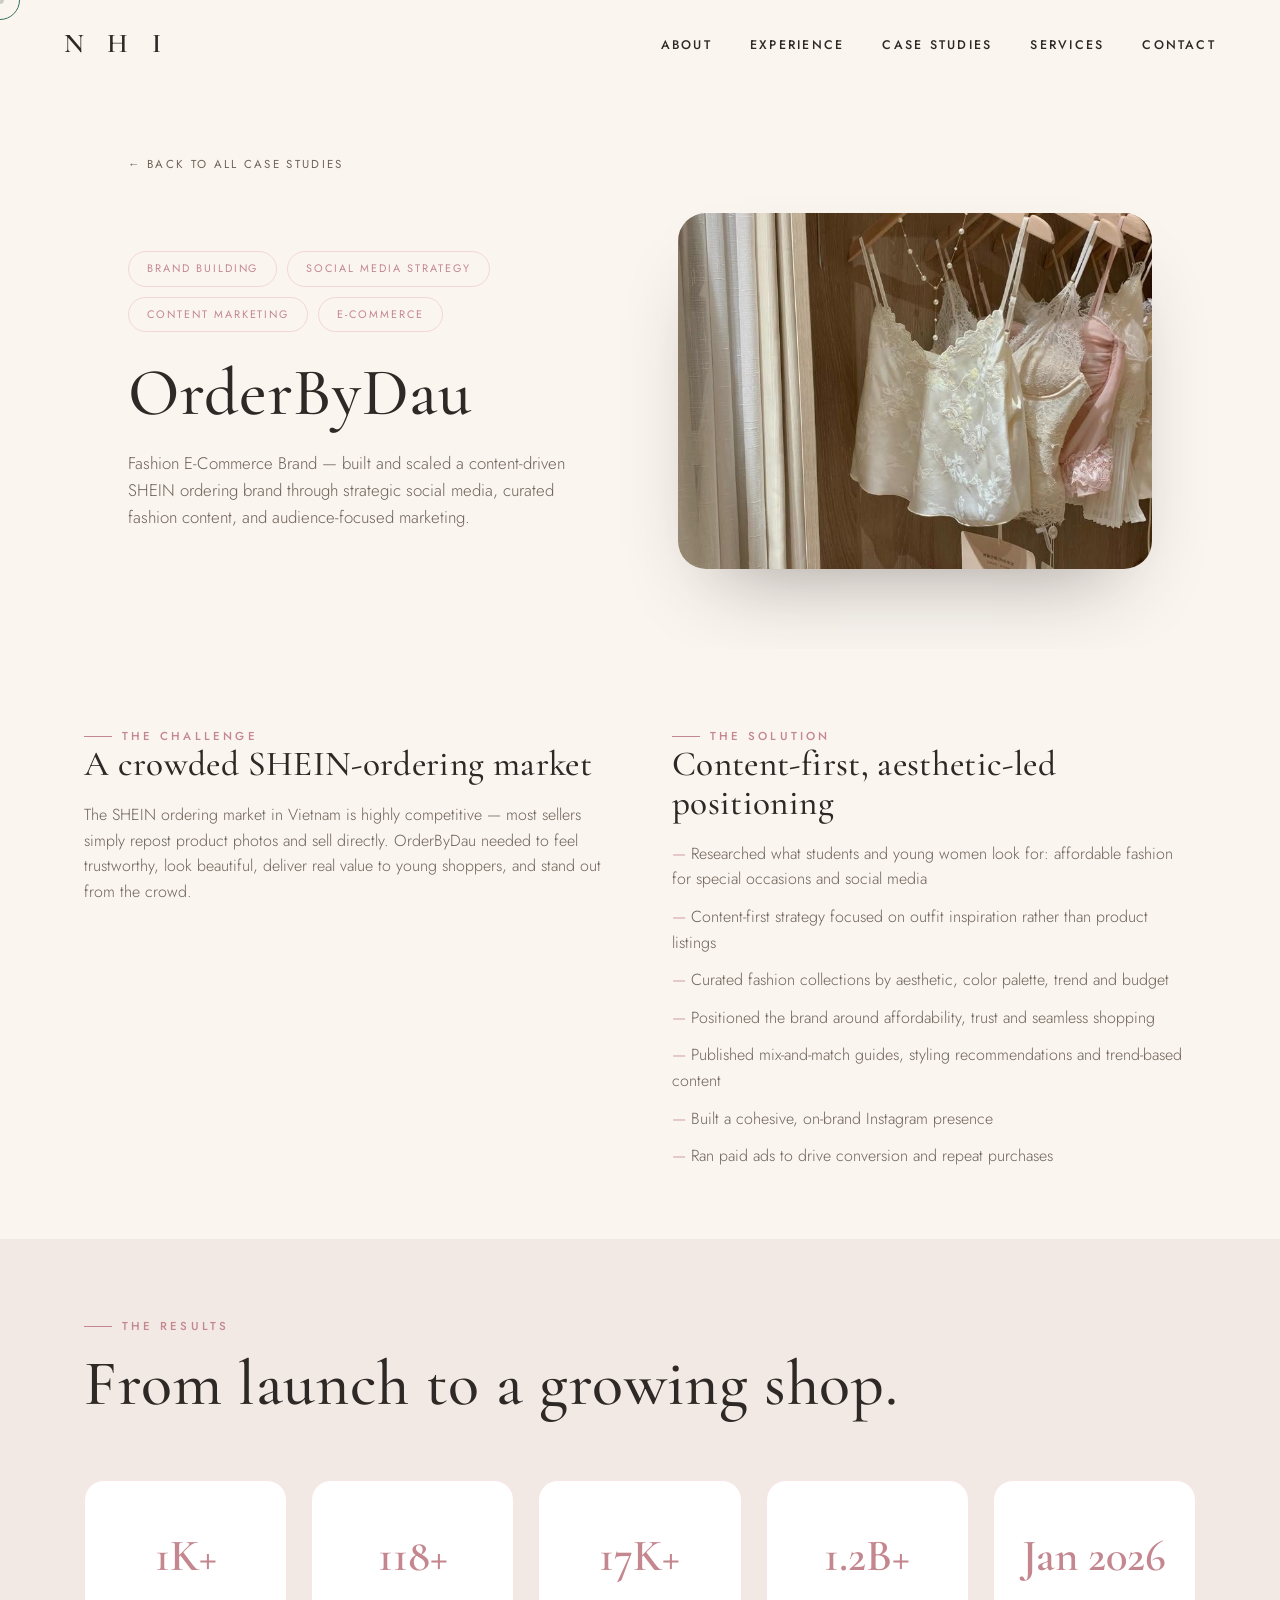
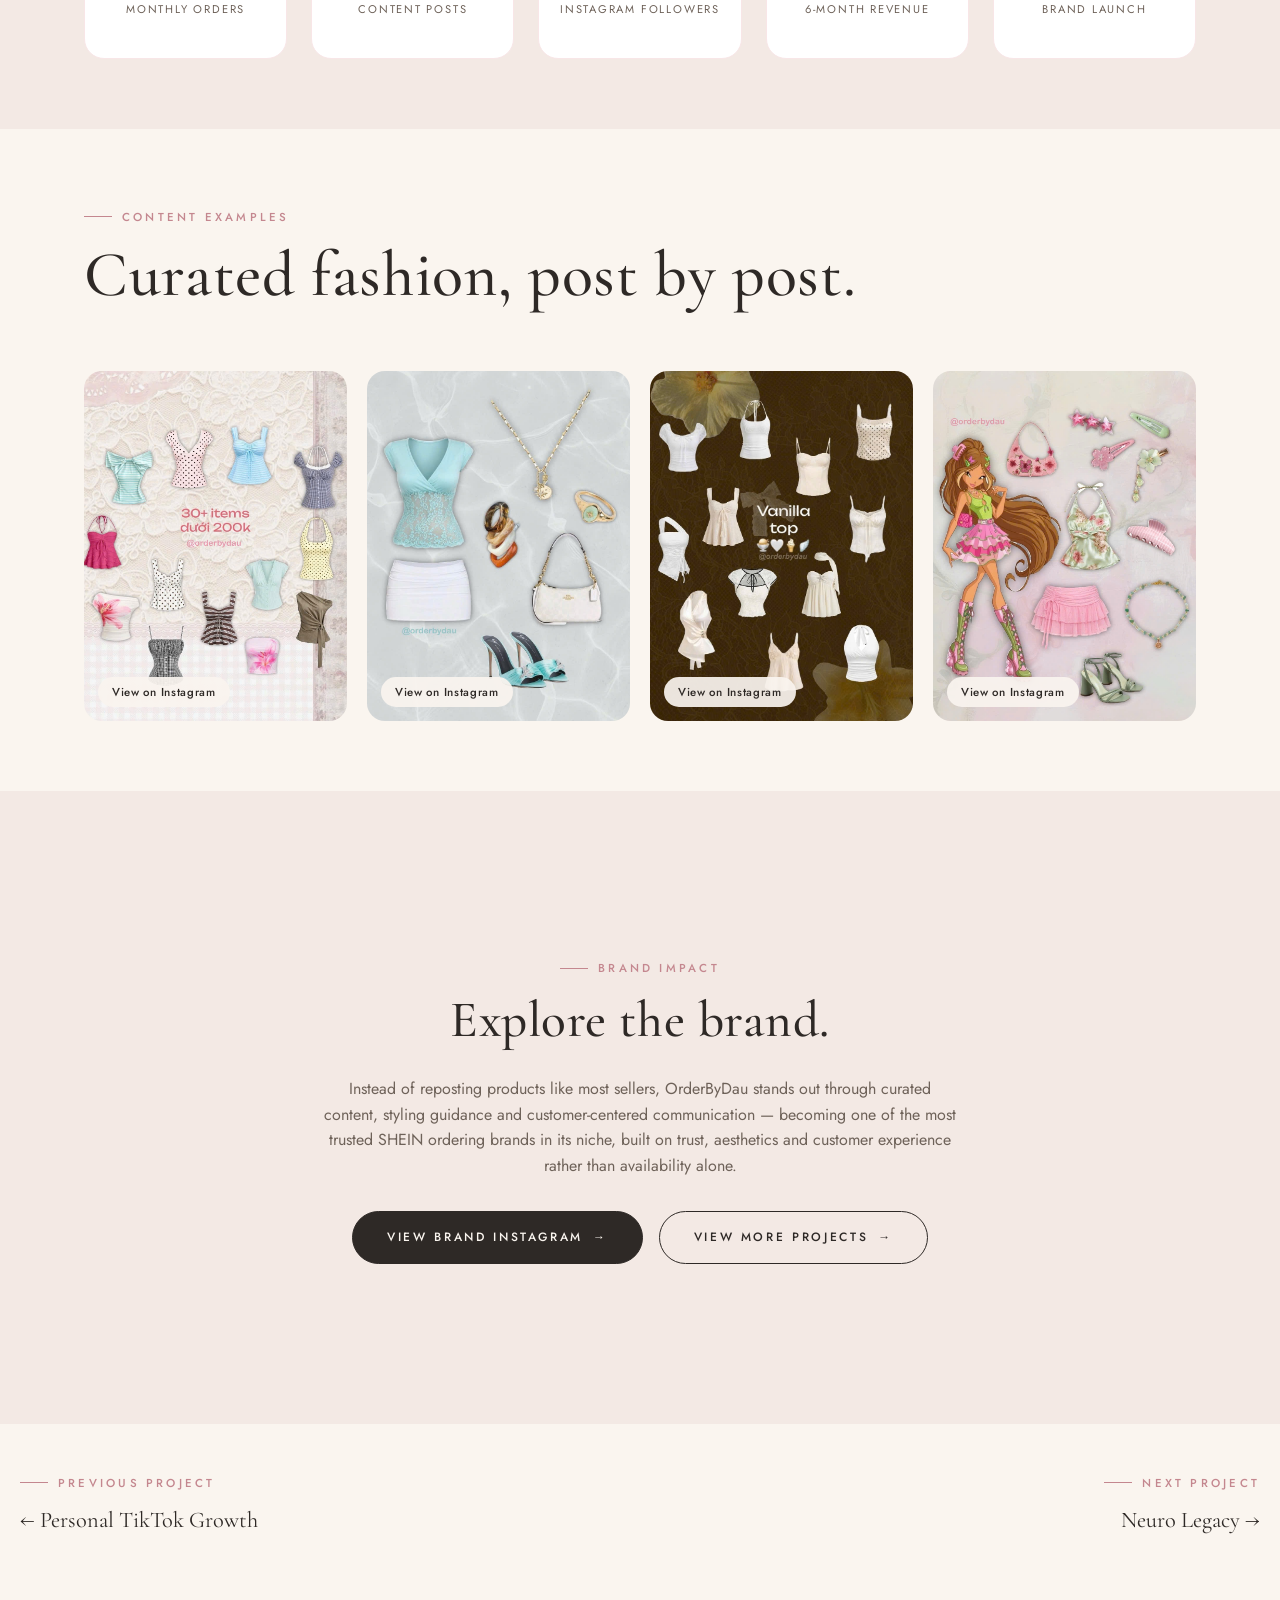
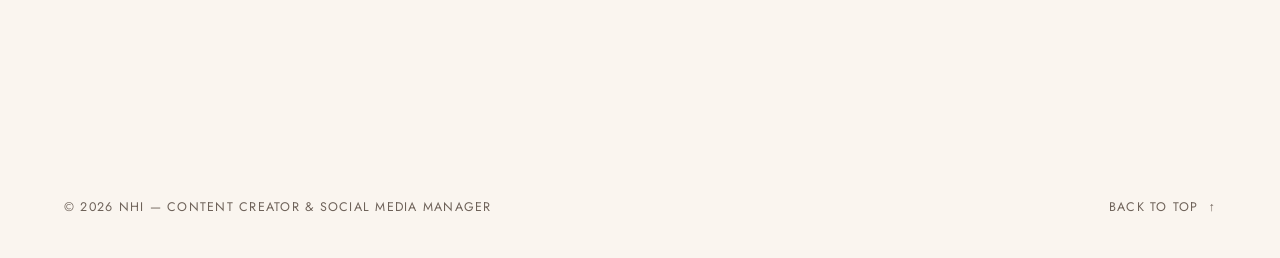
<file: case-studies/orderbydau.html>
<!DOCTYPE html>
<html lang="en">
<head>
  <meta charset="UTF-8" />
  <meta name="viewport" content="width=device-width, initial-scale=1.0" />
  <title>OrderByDau — Nhi</title>
  <meta name="description" content="Case study: building and scaling a content-driven fashion e-commerce brand, OrderByDau, to 1K+ monthly orders." />
  <link rel="stylesheet" href="../css/style.css" />
</head>
<body>

  <div class="cursor-dot"></div>
  <div class="cursor-ring"></div>

  <header class="navbar" id="navbar">
    <a href="../index.html#hero" class="nav-logo">N H I</a>
    <nav>
      <ul class="nav-links" id="navLinks">
        <li><a href="../index.html#about">About</a></li>
        <li><a href="../index.html#journey">Experience</a></li>
        <li><a href="../index.html#work">Case Studies</a></li>
        <li><a href="../index.html#services">Services</a></li>
        <li><a href="../index.html#contact">Contact</a></li>
      </ul>
    </nav>
    <div class="nav-toggle" id="navToggle">
      <span></span><span></span><span></span>
    </div>
  </header>

  <!-- Hero -->
  <section class="cs-hero">
    <div class="blob blob-1"></div>
    <div class="container">
      <a href="../index.html#work" class="cs-back reveal">← Back to all case studies</a>
      <div class="cs-hero-grid">
        <div class="reveal">
          <div class="cs-tags">
            <span>Brand Building</span>
            <span>Social Media Strategy</span>
            <span>Content Marketing</span>
            <span>E-Commerce</span>
          </div>
          <h1 class="cs-title">OrderByDau</h1>
          <p class="cs-summary">
            Fashion E-Commerce Brand — built and scaled a content-driven
            SHEIN ordering brand through strategic social media, curated
            fashion content, and audience-focused marketing.
          </p>
        </div>
        <div class="cs-hero-media reveal">
          <img src="../assets/images/case-studies/orderbydau-cover.jpg" alt="OrderByDau fashion e-commerce case study cover" />
        </div>
      </div>
    </div>
  </section>

  <!-- Challenge / Solution -->
  <section class="cs-block">
    <div class="container cs-cols">
      <div class="reveal">
        <span class="eyebrow">The Challenge</span>
        <h3>A crowded SHEIN-ordering market</h3>
        <p>
          The SHEIN ordering market in Vietnam is highly competitive — most
          sellers simply repost product photos and sell directly. OrderByDau
          needed to feel trustworthy, look beautiful, deliver real value to
          young shoppers, and stand out from the crowd.
        </p>
      </div>
      <div class="reveal">
        <span class="eyebrow">The Solution</span>
        <h3>Content-first, aesthetic-led positioning</h3>
        <ul>
          <li>Researched what students and young women look for: affordable fashion for special occasions and social media</li>
          <li>Content-first strategy focused on outfit inspiration rather than product listings</li>
          <li>Curated fashion collections by aesthetic, color palette, trend and budget</li>
          <li>Positioned the brand around affordability, trust and seamless shopping</li>
          <li>Published mix-and-match guides, styling recommendations and trend-based content</li>
          <li>Built a cohesive, on-brand Instagram presence</li>
          <li>Ran paid ads to drive conversion and repeat purchases</li>
        </ul>
      </div>
    </div>
  </section>

  <!-- Results -->
  <section class="cs-block alt">
    <div class="container">
      <div class="section-head reveal">
        <div>
          <span class="eyebrow">The Results</span>
          <h2 class="section-title">From launch to a growing shop.</h2>
        </div>
      </div>
      <div class="cs-results-grid cols-5 reveal-stagger">
        <div class="cs-result">
          <div class="stat-number" data-count="1" data-suffix="K+">0</div>
          <div class="stat-label">Monthly Orders</div>
        </div>
        <div class="cs-result">
          <div class="stat-number" data-count="150" data-suffix="+">0</div>
          <div class="stat-label">Content Posts</div>
        </div>
        <div class="cs-result">
          <div class="stat-number" data-count="21" data-suffix="K+">0</div>
          <div class="stat-label">Instagram Followers</div>
        </div>
        <div class="cs-result">
          <div class="stat-number">1.2B+</div>
          <div class="stat-label">6-Month Revenue</div>
        </div>
        <div class="cs-result">
          <div class="stat-number">Jan 2026</div>
          <div class="stat-label">Brand Launch</div>
        </div>
      </div>
    </div>
  </section>

  <!-- Content examples -->
  <section class="cs-block">
    <div class="container">
      <div class="section-head reveal">
        <div>
          <span class="eyebrow">Content Examples</span>
          <h2 class="section-title">Curated fashion, post by post.</h2>
        </div>
      </div>
      <div class="cs-gallery reveal-stagger">
        <a class="gallery-item" href="https://www.instagram.com/p/DZVOTZDmpeu/?img_index=1" target="_blank" rel="noopener">
          <img src="../assets/images/case-studies/orderbydau-gallery-1.jpg" alt="30+ items under 200k content example" loading="lazy" />
          <span class="gallery-stat">View on Instagram</span>
        </a>
        <a class="gallery-item" href="https://www.instagram.com/p/DZXA7RZGn9G/?img_index=1" target="_blank" rel="noopener">
          <img src="../assets/images/case-studies/orderbydau-gallery-2.jpg" alt="Mint aesthetic outfit content example" loading="lazy" />
          <span class="gallery-stat">View on Instagram</span>
        </a>
        <a class="gallery-item" href="https://www.instagram.com/p/DYyZ2qfGoel/?img_index=1" target="_blank" rel="noopener">
          <img src="../assets/images/case-studies/orderbydau-gallery-3.jpg" alt="Vanilla top content example" loading="lazy" />
          <span class="gallery-stat">View on Instagram</span>
        </a>
        <a class="gallery-item" href="https://www.instagram.com/p/DZc_m0lmkjE/?img_index=1" target="_blank" rel="noopener">
          <img src="../assets/images/case-studies/orderbydau-gallery-4.jpg" alt="Pink girl aesthetic content example" loading="lazy" />
          <span class="gallery-stat">View on Instagram</span>
        </a>
      </div>
    </div>
  </section>

  <!-- Brand Impact / CTA -->
  <section class="cs-block alt">
    <div class="container cs-cta reveal">
      <span class="eyebrow">Brand Impact</span>
      <h2 class="section-title" style="margin-bottom: 28px;">Explore the brand.</h2>
      <p style="max-width: 640px; margin: 0 auto 32px; color: var(--ink-soft);">
        Instead of reposting products like most sellers, OrderByDau stands
        out through curated content, styling guidance and customer-centered
        communication — becoming one of the most trusted SHEIN ordering
        brands in its niche, built on trust, aesthetics and customer
        experience rather than availability alone.
      </p>
      <div style="display: flex; justify-content: center; gap: 16px; flex-wrap: wrap;">
        <a href="https://www.instagram.com/orderbydau" target="_blank" rel="noopener" class="btn btn-primary magnetic">View Brand Instagram <span class="btn-arrow">→</span></a>
        <a href="../index.html#work" class="btn btn-outline magnetic">View More Projects <span class="btn-arrow">→</span></a>
      </div>
    </div>
  </section>

  <!-- Next project -->
  <section class="section" style="padding-top: 0;">
    <div class="container cs-nextprev">
      <a href="tiktok-growth.html" class="prev reveal">
        <span class="eyebrow">Previous Project</span>
        <span class="title">← Personal TikTok Growth</span>
      </a>
      <a href="neuro-legacy.html" class="next reveal">
        <span class="eyebrow">Next Project</span>
        <span class="title">Neuro Legacy →</span>
      </a>
    </div>
  </section>

  <footer class="footer">
    <span>© 2026 Nhi — Content Creator &amp; Social Media Manager</span>
    <a href="../index.html#hero" class="back-to-top">Back to Top <span class="btn-arrow">↑</span></a>
  </footer>

  <script src="../js/main.js"></script>
</body>
</html>
</file>
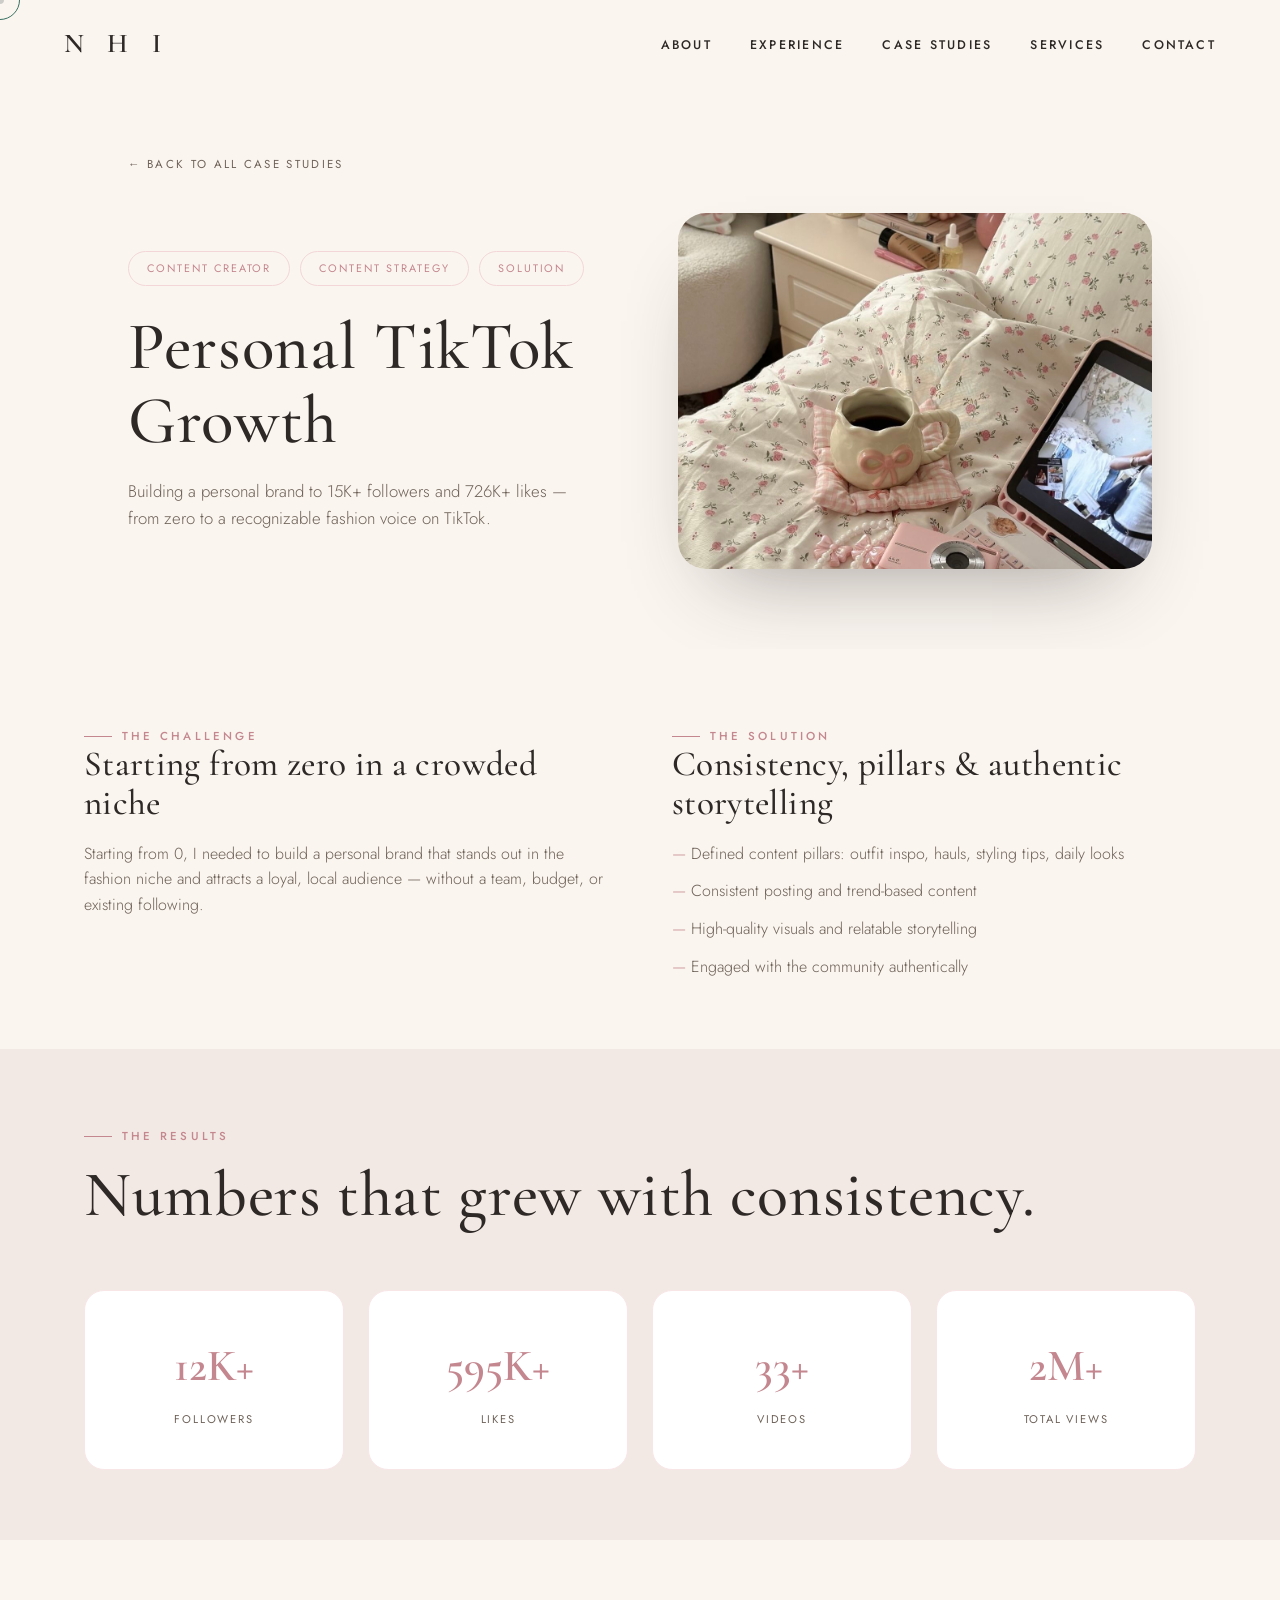
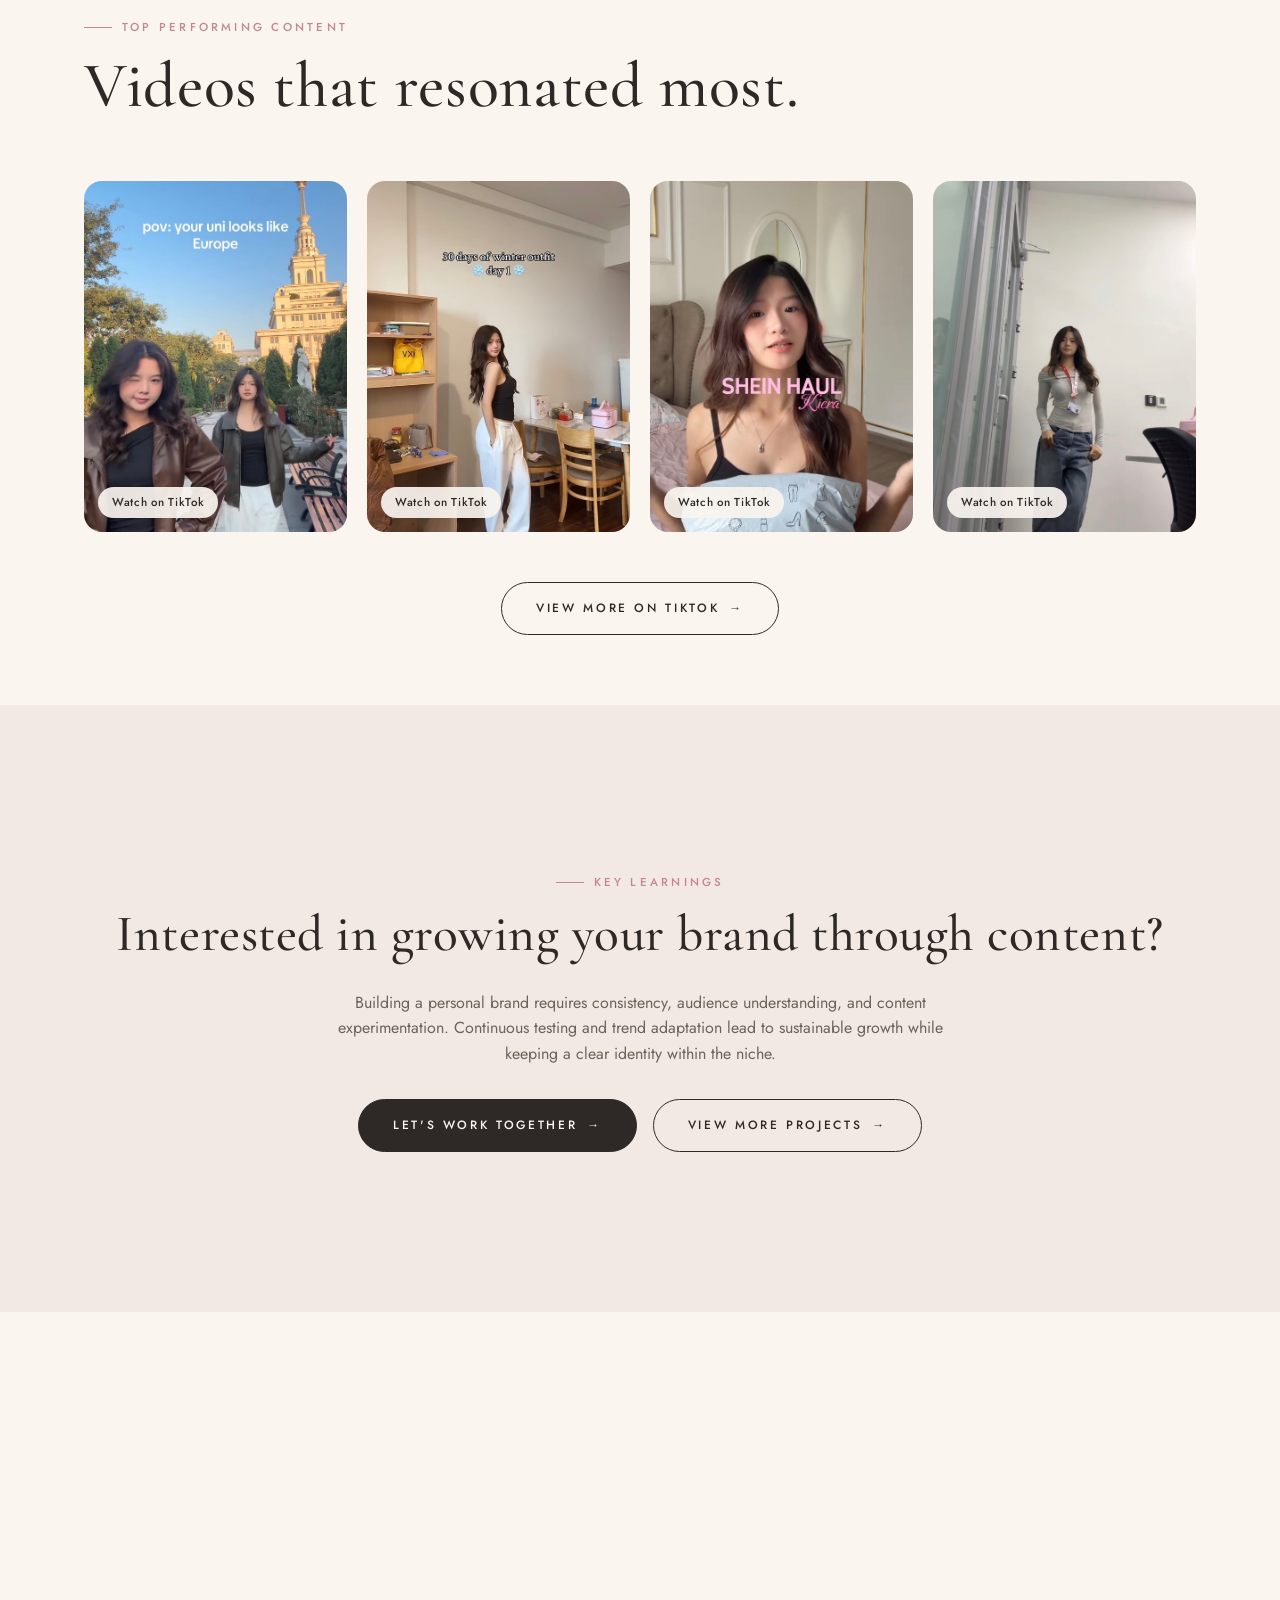
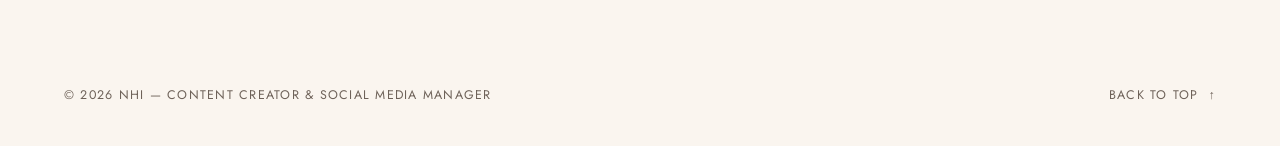
<file: case-studies/tiktok-growth.html>
<!DOCTYPE html>
<html lang="en">
<head>
  <meta charset="UTF-8" />
  <meta name="viewport" content="width=device-width, initial-scale=1.0" />
  <title>Personal TikTok Growth — Nhi</title>
  <meta name="description" content="Case study: building a personal fashion brand on TikTok to 15K+ followers and 726K+ likes." />
  <link rel="stylesheet" href="../css/style.css" />
</head>
<body>

  <div class="cursor-dot"></div>
  <div class="cursor-ring"></div>

  <header class="navbar" id="navbar">
    <a href="../index.html#hero" class="nav-logo">N H I</a>
    <nav>
      <ul class="nav-links" id="navLinks">
        <li><a href="../index.html#about">About</a></li>
        <li><a href="../index.html#journey">Experience</a></li>
        <li><a href="../index.html#work">Case Studies</a></li>
        <li><a href="../index.html#services">Services</a></li>
        <li><a href="../index.html#contact">Contact</a></li>
      </ul>
    </nav>
    <div class="nav-toggle" id="navToggle">
      <span></span><span></span><span></span>
    </div>
  </header>

  <!-- Hero -->
  <section class="cs-hero">
    <div class="blob blob-1"></div>
    <div class="container">
      <a href="../index.html#work" class="cs-back reveal">← Back to all case studies</a>
      <div class="cs-hero-grid">
        <div class="reveal">
          <div class="cs-tags">
            <span>Content Creator</span>
            <span>Content Strategy</span>
            <span>Solution</span>
          </div>
          <h1 class="cs-title">Personal TikTok Growth</h1>
          <p class="cs-summary">
            Building a personal brand to 15K+ followers and 726K+ likes —
            from zero to a recognizable fashion voice on TikTok.
          </p>
        </div>
        <div class="cs-hero-media reveal">
          <img src="../assets/images/case-studies/case-1.jpg" alt="Personal TikTok Growth case study cover" />
        </div>
      </div>
    </div>
  </section>

  <!-- Challenge / Solution -->
  <section class="cs-block">
    <div class="container cs-cols">
      <div class="reveal">
        <span class="eyebrow">The Challenge</span>
        <h3>Starting from zero in a crowded niche</h3>
        <p>
          Starting from 0, I needed to build a personal brand that stands out
          in the fashion niche and attracts a loyal, local audience — without
          a team, budget, or existing following.
        </p>
      </div>
      <div class="reveal">
        <span class="eyebrow">The Solution</span>
        <h3>Consistency, pillars &amp; authentic storytelling</h3>
        <ul>
          <li>Defined content pillars: outfit inspo, hauls, styling tips, daily looks</li>
          <li>Consistent posting and trend-based content</li>
          <li>High-quality visuals and relatable storytelling</li>
          <li>Engaged with the community authentically</li>
        </ul>
      </div>
    </div>
  </section>

  <!-- Results -->
  <section class="cs-block alt">
    <div class="container">
      <div class="section-head reveal">
        <div>
          <span class="eyebrow">The Results</span>
          <h2 class="section-title">Numbers that grew with consistency.</h2>
        </div>
      </div>
      <div class="cs-results-grid reveal-stagger">
        <div class="cs-result">
          <div class="stat-number" data-count="15" data-suffix="K+">0</div>
          <div class="stat-label">Followers</div>
        </div>
        <div class="cs-result">
          <div class="stat-number" data-count="726" data-suffix="K+">0</div>
          <div class="stat-label">Likes</div>
        </div>
        <div class="cs-result">
          <div class="stat-number" data-count="40" data-suffix="+">0</div>
          <div class="stat-label">Videos</div>
        </div>
        <div class="cs-result">
          <div class="stat-number" data-count="3" data-suffix="M+">0</div>
          <div class="stat-label">Total Views</div>
        </div>
      </div>
    </div>
  </section>

  <!-- Top performing content -->
  <section class="cs-block">
    <div class="container">
      <div class="section-head reveal">
        <div>
          <span class="eyebrow">Top Performing Content</span>
          <h2 class="section-title">Videos that resonated most.</h2>
        </div>
      </div>
      <div class="cs-gallery reveal-stagger">
        <a class="gallery-item" href="https://www.tiktok.com/@tnhitnhii/video/7593744351331749127" target="_blank" rel="noopener">
          <img src="../assets/images/case-studies/tiktok-gallery-1.jpg" alt="Top performing TikTok video" loading="lazy" />
          <span class="gallery-stat">Watch on TikTok</span>
        </a>
        <a class="gallery-item" href="https://www.tiktok.com/@tnhitnhii/video/7575169097864957202" target="_blank" rel="noopener">
          <img src="../assets/images/case-studies/tiktok-gallery-2.jpg" alt="Top performing TikTok video" loading="lazy" />
          <span class="gallery-stat">Watch on TikTok</span>
        </a>
        <a class="gallery-item" href="https://www.tiktok.com/@tnhitnhii/video/7647073825166789896" target="_blank" rel="noopener">
          <img src="../assets/images/case-studies/tiktok-gallery-3.jpg" alt="Top performing TikTok video" loading="lazy" />
          <span class="gallery-stat">Watch on TikTok</span>
        </a>
        <a class="gallery-item" href="https://www.tiktok.com/@tnhitnhii/video/7568488843247226120" target="_blank" rel="noopener">
          <img src="../assets/images/case-studies/tiktok-gallery-4.jpg" alt="Top performing TikTok video" loading="lazy" />
          <span class="gallery-stat">Watch on TikTok</span>
        </a>
      </div>
      <div class="cs-cta reveal" style="padding-top: 50px; padding-bottom: 0;">
        <a href="https://www.tiktok.com/@tnhitnhii" target="_blank" rel="noopener" class="btn btn-outline magnetic">View More on TikTok <span class="btn-arrow">→</span></a>
      </div>
    </div>
  </section>

  <!-- Key learnings / CTA -->
  <section class="cs-block alt">
    <div class="container cs-cta reveal">
      <span class="eyebrow">Key Learnings</span>
      <h2 class="section-title" style="margin-bottom: 28px;">Interested in growing your brand through content?</h2>
      <p style="max-width: 640px; margin: 0 auto 32px; color: var(--ink-soft);">
        Building a personal brand requires consistency, audience
        understanding, and content experimentation. Continuous testing and
        trend adaptation lead to sustainable growth while keeping a clear
        identity within the niche.
      </p>
      <div style="display: flex; justify-content: center; gap: 16px; flex-wrap: wrap;">
        <a href="../index.html#contact" class="btn btn-primary magnetic">Let's Work Together <span class="btn-arrow">→</span></a>
        <a href="../index.html#work" class="btn btn-outline magnetic">View More Projects <span class="btn-arrow">→</span></a>
      </div>
    </div>
  </section>

  <!-- Next project -->
  <section class="section" style="padding-top: 0;">
    <div class="container cs-nextprev">
      <div></div>
      <a href="orderbydau.html" class="next reveal">
        <span class="eyebrow">Next Project</span>
        <span class="title">OrderByDau →</span>
      </a>
    </div>
  </section>

  <footer class="footer">
    <span>© 2026 Nhi — Content Creator &amp; Social Media Manager</span>
    <a href="../index.html#hero" class="back-to-top">Back to Top <span class="btn-arrow">↑</span></a>
  </footer>

  <script src="../js/main.js"></script>
</body>
</html>
</file>
<file: css/style.css>
/* ============================================================
   NHI · Content Creator & Social Media Manager
   Design system + global styles
   ============================================================ */

@import url('https://fonts.googleapis.com/css2?family=Cormorant+Garamond:ital,wght@0,300;0,400;0,500;0,600;1,400&family=Jost:wght@300;400;500;600&display=swap');

:root {
  --cream:        #faf5ef;
  --cream-soft:   #f3e9e4;
  --pink:         #f3d6d8;
  --pink-soft:    #f8e6e7;
  --rose:         #d8a3a9;
  --rose-dark:    #c4878f;
  --ink:          #2e2926;
  --ink-soft:     #6e6259;
  --gold:         #cdb38b;
  --white:        #ffffff;

  --font-serif: 'Cormorant Garamond', serif;
  --font-sans: 'Jost', sans-serif;

  --container: 1240px;
  --pad: clamp(20px, 5vw, 64px);

  --ease: cubic-bezier(0.65, 0, 0.35, 1);
}

* {
  margin: 0;
  padding: 0;
  box-sizing: border-box;
}

html {
  scroll-behavior: smooth;
}

body {
  font-family: var(--font-sans);
  background: var(--cream);
  color: var(--ink);
  font-size: 16px;
  line-height: 1.6;
  overflow-x: hidden;
}

img {
  max-width: 100%;
  display: block;
}

a {
  color: inherit;
  text-decoration: none;
}

.container {
  max-width: var(--container);
  margin: 0 auto;
  padding: 0 var(--pad);
}

h1, h2, h3, h4 {
  font-family: var(--font-serif);
  font-weight: 500;
  line-height: 1.1;
  letter-spacing: 0.01em;
}

.eyebrow {
  display: inline-flex;
  align-items: center;
  gap: 10px;
  font-size: 0.72rem;
  font-weight: 500;
  letter-spacing: 0.28em;
  text-transform: uppercase;
  color: var(--rose-dark);
}

.eyebrow::before {
  content: '';
  display: block;
  width: 28px;
  height: 1px;
  background: var(--rose-dark);
}

/* ============================================================
   Custom cursor
   ============================================================ */

.cursor-dot,
.cursor-ring {
  position: fixed;
  top: 0;
  left: 0;
  pointer-events: none;
  border-radius: 50%;
  z-index: 9999;
  transform: translate(-50%, -50%);
  mix-blend-mode: difference;
}

.cursor-dot {
  width: 8px;
  height: 8px;
  background: var(--ink);
  transition: opacity 0.2s ease, transform 0.15s var(--ease);
}

.cursor-ring {
  width: 40px;
  height: 40px;
  border: 1px solid var(--rose-dark);
  transition: width 0.3s var(--ease), height 0.3s var(--ease),
    opacity 0.2s ease, border-color 0.3s ease, background 0.3s ease;
}

.cursor-ring.is-hover {
  width: 70px;
  height: 70px;
  background: rgba(216, 163, 169, 0.18);
  border-color: var(--rose);
}

.cursor-ring.is-hidden,
.cursor-dot.is-hidden {
  opacity: 0;
}

@media (max-width: 900px), (hover: none) {
  .cursor-dot, .cursor-ring { display: none; }
}

/* ============================================================
   Decorative blobs / background ornaments
   ============================================================ */

.blob {
  position: absolute;
  border-radius: 50%;
  filter: blur(60px);
  pointer-events: none;
  z-index: 0;
}

/* ============================================================
   Navbar
   ============================================================ */

.navbar {
  position: fixed;
  top: 0;
  left: 0;
  right: 0;
  z-index: 1000;
  display: flex;
  align-items: center;
  justify-content: space-between;
  padding: 22px var(--pad);
  transition: padding 0.4s var(--ease);
}

.navbar::before {
  content: '';
  position: absolute;
  inset: 0;
  z-index: -1;
  opacity: 0;
  background: rgba(250, 245, 239, 0.85);
  backdrop-filter: blur(14px);
  -webkit-backdrop-filter: blur(14px);
  box-shadow: 0 10px 30px -20px rgba(46, 41, 38, 0.35);
  transition: opacity 0.4s var(--ease);
}

.navbar.scrolled {
  padding: 14px var(--pad);
}

.navbar.scrolled::before {
  opacity: 1;
}

.nav-logo {
  font-family: var(--font-serif);
  font-size: 1.7rem;
  font-weight: 600;
  letter-spacing: 0.32em;
}

.nav-links {
  display: flex;
  gap: 38px;
  list-style: none;
}

.nav-links a {
  font-size: 0.78rem;
  font-weight: 500;
  letter-spacing: 0.18em;
  text-transform: uppercase;
  position: relative;
  padding-bottom: 6px;
}

.nav-links a::after {
  content: '';
  position: absolute;
  left: 0;
  bottom: 0;
  width: 0;
  height: 1px;
  background: var(--ink);
  transition: width 0.35s var(--ease);
}

.nav-links a:hover::after,
.nav-links a.active::after {
  width: 100%;
}

.nav-links a.active {
  color: var(--rose-dark);
}

.nav-links a.active::after {
  background: var(--rose-dark);
}

.nav-toggle {
  display: none;
  flex-direction: column;
  gap: 5px;
  width: 30px;
  cursor: pointer;
  z-index: 1001;
}

.nav-toggle span {
  display: block;
  height: 1px;
  background: var(--ink);
  transition: transform 0.3s var(--ease), opacity 0.3s var(--ease);
}

.nav-toggle span:nth-child(1) { width: 100%; }
.nav-toggle span:nth-child(2) { width: 70%; align-self: flex-end; }
.nav-toggle span:nth-child(3) { width: 100%; }

@media (max-width: 860px) {
  .nav-toggle { display: flex; }

  .nav-links {
    position: fixed;
    inset: 0;
    flex-direction: column;
    justify-content: center;
    align-items: center;
    gap: 36px;
    background: var(--cream);
    transform: translateY(-100vh);
    visibility: hidden;
    transition: transform 0.5s var(--ease), visibility 0s 0.5s;
  }

  .nav-links a { font-size: 1rem; }

  .nav-links.open {
    transform: translateY(0);
    visibility: visible;
    transition: transform 0.5s var(--ease);
  }

  body.nav-open .nav-toggle span:nth-child(1) {
    transform: translateY(6px) rotate(45deg);
  }
  body.nav-open .nav-toggle span:nth-child(2) {
    opacity: 0;
  }
  body.nav-open .nav-toggle span:nth-child(3) {
    transform: translateY(-6px) rotate(-45deg);
    width: 100%;
  }
}

/* ============================================================
   Buttons
   ============================================================ */

.btn {
  position: relative;
  display: inline-flex;
  align-items: center;
  gap: 10px;
  padding: 16px 34px;
  border-radius: 999px;
  font-size: 0.75rem;
  font-weight: 500;
  letter-spacing: 0.22em;
  text-transform: uppercase;
  border: 1px solid var(--ink);
  background: transparent;
  color: var(--ink);
  cursor: pointer;
  transition: background 0.4s var(--ease), color 0.4s var(--ease), border-color 0.4s var(--ease);
  isolation: isolate;
}

.btn-primary {
  background: var(--ink);
  color: var(--cream);
}

.btn-primary:hover {
  background: var(--rose-dark);
  border-color: var(--rose-dark);
}

.btn-outline:hover {
  background: var(--ink);
  color: var(--cream);
}

.btn-light {
  border-color: rgba(250,245,239,0.5);
  color: var(--cream);
}

.btn-light:hover {
  background: var(--cream);
  color: var(--ink);
  border-color: var(--cream);
}

.btn-arrow {
  display: inline-block;
  transition: transform 0.4s var(--ease);
}

.btn:hover .btn-arrow {
  transform: translateX(5px);
}

/* ============================================================
   Hero
   ============================================================ */

.hero {
  position: relative;
  min-height: 100vh;
  display: flex;
  align-items: center;
  padding: 140px 0 80px var(--pad);
  overflow: hidden;
}

.hero .blob-1 {
  width: 480px;
  height: 480px;
  background: var(--pink);
  top: -120px;
  right: -140px;
  opacity: 0.7;
}

.hero .blob-2 {
  width: 320px;
  height: 320px;
  background: var(--gold);
  bottom: -100px;
  left: -100px;
  opacity: 0.18;
}

.hero-grid {
  position: relative;
  z-index: 1;
  display: grid;
  grid-template-columns: minmax(0, 1fr) minmax(0, 1.4fr);
  gap: clamp(40px, 6vw, 90px);
  align-items: center;
  width: 100%;
}

.hero-content {
  max-width: 580px;
  padding-right: var(--pad);
}

.hero-content .eyebrow { margin-bottom: 22px; }

.hero-title {
  font-size: clamp(3.2rem, 9vw, 6.5rem);
  font-weight: 600;
  letter-spacing: 0.06em;
}

.hero-title em {
  font-style: italic;
  color: var(--rose-dark);
}

.hero-subtitle {
  margin-top: 18px;
  font-size: clamp(1rem, 1.6vw, 1.25rem);
  font-weight: 300;
  color: var(--ink-soft);
  max-width: 460px;
}

.hero-actions {
  margin-top: 38px;
  display: flex;
  flex-wrap: wrap;
  gap: 18px;
}

.hero-stats {
  margin-top: 64px;
  display: flex;
  gap: clamp(28px, 5vw, 60px);
}

.hero-stats .stat-number {
  font-family: var(--font-serif);
  font-size: clamp(2rem, 4vw, 2.8rem);
  font-weight: 600;
  color: var(--rose-dark);
}

.hero-stats .stat-label {
  margin-top: 6px;
  font-size: 0.72rem;
  letter-spacing: 0.18em;
  text-transform: uppercase;
  color: var(--ink-soft);
}

.hero-visual {
  position: relative;
}

.hero-visual .frame {
  position: relative;
  border-radius: 28px 0 0 28px;
  overflow: hidden;
  height: clamp(440px, 78vh, 800px);
  box-shadow: 0 40px 80px -40px rgba(46, 41, 38, 0.45);
}

.hero-visual .frame img {
  width: 100%;
  height: 100%;
  object-fit: cover;
  transform: scale(1.04);
  transition: transform 1.2s var(--ease);
}

.hero-visual .frame.frame-blur {
  background: var(--cream);
}

.hero-visual .frame.frame-blur .blur-edge {
  position: absolute;
  inset: 0;
  z-index: 1;
  filter: blur(20px);
  transform: scale(1.15);
  mask-image: linear-gradient(to right, rgba(0,0,0,1) 0%, rgba(0,0,0,1) 22%, rgba(0,0,0,0) 32%);
  -webkit-mask-image: linear-gradient(to right, rgba(0,0,0,1) 0%, rgba(0,0,0,1) 22%, rgba(0,0,0,0) 32%);
  pointer-events: none;
}

.hero-visual:hover .frame.frame-blur img {
  transform: scale(1.0);
}

.hero-visual:hover .frame img {
  transform: scale(1.0);
}

.hero-visual:hover .frame.frame-blur .blur-edge {
  transform: scale(1.15);
}

.hero-visual .floating-card {
  position: absolute;
  z-index: 2;
  bottom: -28px;
  left: 24px;
  background: var(--white);
  padding: 18px 26px;
  border-radius: 18px;
  box-shadow: 0 24px 50px -28px rgba(46, 41, 38, 0.35);
  display: flex;
  align-items: center;
  gap: 14px;
  animation: float 5s ease-in-out infinite;
}

.hero-visual .floating-card .dot {
  width: 10px;
  height: 10px;
  border-radius: 50%;
  background: var(--rose-dark);
  flex-shrink: 0;
  animation: pulse 2.2s ease-in-out infinite;
}

.hero-visual .floating-card .label {
  font-size: 0.7rem;
  letter-spacing: 0.14em;
  text-transform: uppercase;
  color: var(--ink-soft);
}

.hero-visual .floating-card .value {
  font-family: var(--font-serif);
  font-size: 1.1rem;
  font-weight: 600;
}

@keyframes float {
  0%, 100% { transform: translateY(0); }
  50% { transform: translateY(-10px); }
}

@keyframes pulse {
  0%, 100% { transform: scale(1); opacity: 1; }
  50% { transform: scale(1.4); opacity: 0.6; }
}

.scroll-cue {
  position: absolute;
  bottom: 36px;
  left: var(--pad);
  display: flex;
  align-items: center;
  gap: 12px;
  font-size: 0.7rem;
  letter-spacing: 0.22em;
  text-transform: uppercase;
  color: var(--ink-soft);
  z-index: 2;
}

.scroll-cue .line {
  width: 1px;
  height: 46px;
  background: linear-gradient(to bottom, var(--ink-soft), transparent);
  position: relative;
  overflow: hidden;
}

.scroll-cue .line::after {
  content: '';
  position: absolute;
  top: -100%;
  left: 0;
  width: 100%;
  height: 100%;
  background: var(--rose-dark);
  animation: scrollline 2.4s ease-in-out infinite;
}

@keyframes scrollline {
  0% { top: -100%; }
  60% { top: 100%; }
  100% { top: 100%; }
}

/* ============================================================
   Marquee
   ============================================================ */

.marquee {
  position: relative;
  background: var(--ink);
  color: var(--cream);
  padding: 22px 0;
  overflow: hidden;
  white-space: nowrap;
}

.marquee-track {
  display: flex;
  gap: 0;
  width: max-content;
  animation: marquee 32s linear infinite;
}

.marquee-track span {
  font-family: var(--font-serif);
  font-style: italic;
  font-size: clamp(1.1rem, 2.4vw, 1.8rem);
  padding: 0 28px;
  display: inline-flex;
  align-items: center;
  gap: 28px;
  letter-spacing: 0.04em;
  color: var(--pink);
}

.marquee-track span::after {
  content: '✦';
  font-style: normal;
  font-size: 0.8rem;
  color: var(--rose);
}

@keyframes marquee {
  from { transform: translateX(0); }
  to { transform: translateX(-50%); }
}

/* ============================================================
   Section heading
   ============================================================ */

.section {
  position: relative;
  padding: 110px 0;
}

.section-head {
  display: flex;
  justify-content: space-between;
  align-items: flex-end;
  flex-wrap: wrap;
  gap: 24px;
  margin-bottom: 60px;
}

.section-title {
  margin-top: 14px;
  font-size: clamp(2.4rem, 5vw, 4rem);
}

.section-desc {
  max-width: 360px;
  color: var(--ink-soft);
  font-weight: 300;
}

/* ============================================================
   About
   ============================================================ */

.about {
  background: var(--cream-soft);
}

.about-grid {
  display: grid;
  grid-template-columns: 0.85fr 1.15fr;
  gap: clamp(40px, 5vw, 80px);
  align-items: center;
}

.about-text p {
  color: var(--ink-soft);
  font-weight: 300;
  margin-bottom: 18px;
  max-width: 480px;
}

.about-text .accent-words {
  margin-top: 36px;
  display: flex;
  flex-wrap: wrap;
  gap: 14px 28px;
}

.about-text .accent-words span {
  font-family: var(--font-serif);
  font-style: italic;
  font-size: 1.4rem;
  color: var(--rose-dark);
  position: relative;
}

.about-text .accent-words span::before {
  content: '#';
  color: var(--gold);
  margin-right: 2px;
}

.about-visual {
  position: relative;
  display: grid;
  grid-template-columns: 1.1fr 1fr;
  grid-template-rows: auto auto;
  gap: 18px;
}

.about-visual .img-tall {
  grid-row: 1 / 3;
  border-radius: 24px;
  overflow: hidden;
  aspect-ratio: 2/3;
}

.about-visual .img-wide {
  border-radius: 24px;
  overflow: hidden;
  aspect-ratio: 4/3;
}

.about-visual img {
  width: 100%;
  height: 100%;
  object-fit: cover;
  transition: transform 0.7s var(--ease);
}

.about-visual a:hover img,
.about-visual .img-tall:hover img,
.about-visual .img-wide:hover img {
  transform: scale(1.06);
}

.about-visual .badge {
  position: absolute;
  top: -22px;
  right: -22px;
  width: 110px;
  height: 110px;
  border-radius: 50%;
  background: var(--rose);
  color: var(--cream);
  display: flex;
  align-items: center;
  justify-content: center;
  text-align: center;
  font-family: var(--font-serif);
  font-style: italic;
  font-size: 0.95rem;
  line-height: 1.25;
  animation: spin 18s linear infinite;
  box-shadow: 0 20px 40px -20px rgba(46,41,38,0.4);
}

@keyframes spin {
  from { transform: rotate(0deg); }
  to { transform: rotate(360deg); }
}

/* ============================================================
   Journey / timeline
   ============================================================ */

.journey-grid {
  display: grid;
  grid-template-columns: 1fr 1.4fr;
  gap: clamp(40px, 6vw, 90px);
  align-items: start;
}

.journey-visual {
  position: relative;
  border-radius: 24px;
  overflow: hidden;
  aspect-ratio: 2/3;
  box-shadow: 0 40px 80px -50px rgba(46,41,38,0.5);
}

.journey-visual img {
  width: 100%;
  height: 100%;
  object-fit: cover;
}

.timeline {
  position: relative;
  border-left: 1px solid var(--pink);
  padding-left: clamp(28px, 4vw, 56px);
}

.timeline-item {
  position: relative;
  padding-bottom: 56px;
}

.timeline-item:last-child {
  padding-bottom: 0;
}

.timeline-item::before {
  content: '';
  position: absolute;
  left: calc(-1 * clamp(28px, 4vw, 56px) - 6px);
  top: 6px;
  width: 12px;
  height: 12px;
  border-radius: 50%;
  background: var(--cream);
  border: 2px solid var(--rose-dark);
  transition: background 0.4s var(--ease), transform 0.4s var(--ease);
}

.timeline-item.is-visible::before {
  background: var(--rose-dark);
  transform: scale(1.15);
}

.timeline-period {
  font-size: 0.72rem;
  letter-spacing: 0.22em;
  text-transform: uppercase;
  color: var(--rose-dark);
  font-weight: 500;
}

.timeline-role {
  margin-top: 8px;
  font-size: clamp(1.3rem, 2.4vw, 1.7rem);
}

.timeline-org {
  margin-top: 2px;
  font-size: 0.85rem;
  letter-spacing: 0.08em;
  text-transform: uppercase;
  color: var(--ink-soft);
}

.timeline-desc {
  margin-top: 12px;
  color: var(--ink-soft);
  font-weight: 300;
  max-width: 480px;
}

/* ============================================================
   Case studies
   ============================================================ */

.case-grid {
  display: grid;
  grid-template-columns: repeat(2, 1fr);
  gap: 32px;
}

.case-card {
  position: relative;
  border-radius: 24px;
  overflow: hidden;
  background: var(--white);
  box-shadow: 0 30px 60px -45px rgba(46,41,38,0.4);
  transition: transform 0.1s linear, box-shadow 0.4s var(--ease);
  will-change: transform;
}

.case-card:hover {
  box-shadow: 0 40px 80px -40px rgba(46,41,38,0.5);
}

.case-card .case-media {
  position: relative;
  aspect-ratio: 5/4;
  overflow: hidden;
}

.case-card .case-media img {
  width: 100%;
  height: 100%;
  object-fit: cover;
  transition: transform 0.8s var(--ease), filter 0.6s ease;
}

.case-card:hover .case-media img {
  transform: scale(1.08);
}

.case-card .case-tag {
  position: absolute;
  top: 18px;
  left: 18px;
  background: rgba(250, 245, 239, 0.92);
  backdrop-filter: blur(6px);
  padding: 8px 16px;
  border-radius: 999px;
  font-size: 0.68rem;
  letter-spacing: 0.18em;
  text-transform: uppercase;
  color: var(--rose-dark);
}

.case-card .case-body {
  padding: 28px 30px 32px;
}

.case-card .case-number {
  font-family: var(--font-serif);
  font-style: italic;
  font-size: 0.95rem;
  color: var(--rose-dark);
}

.case-card h3 {
  margin-top: 8px;
  font-size: clamp(1.3rem, 2.2vw, 1.7rem);
}

.case-card p {
  margin-top: 10px;
  color: var(--ink-soft);
  font-weight: 300;
  font-size: 0.95rem;
}

.case-card .case-link {
  margin-top: 20px;
  display: inline-flex;
  align-items: center;
  gap: 10px;
  font-size: 0.72rem;
  letter-spacing: 0.2em;
  text-transform: uppercase;
  font-weight: 500;
}

.case-card .case-link .btn-arrow {
  color: var(--rose-dark);
}

/* ============================================================
   What I Do
   ============================================================ */

.services-grid {
  display: grid;
  grid-template-columns: repeat(3, 1fr);
  gap: 28px;
}

.service-card {
  position: relative;
  padding: 44px 34px;
  border-radius: 24px;
  background: var(--white);
  border: 1px solid var(--pink-soft);
  transition: transform 0.4s var(--ease), background 0.4s var(--ease), border-color 0.4s var(--ease);
  overflow: hidden;
}

.service-card::before {
  content: '';
  position: absolute;
  inset: 0;
  background: var(--pink-soft);
  transform: translateY(100%);
  transition: transform 0.5s var(--ease);
  z-index: 0;
}

.service-card:hover::before {
  transform: translateY(0);
}

.service-card:hover {
  transform: translateY(-8px);
  border-color: var(--pink);
}

.service-card > * {
  position: relative;
  z-index: 1;
}

.service-icon {
  width: 56px;
  height: 56px;
  border-radius: 50%;
  display: flex;
  align-items: center;
  justify-content: center;
  background: var(--pink-soft);
  margin-bottom: 28px;
  font-family: var(--font-serif);
  font-style: italic;
  font-size: 1.4rem;
  color: var(--rose-dark);
  transition: background 0.4s var(--ease), transform 0.4s var(--ease);
}

.service-card:hover .service-icon {
  transform: rotate(-8deg) scale(1.05);
  background: var(--white);
}

.service-card h3 {
  font-size: 1.5rem;
  margin-bottom: 16px;
}

.service-card p {
  color: var(--ink-soft);
  font-weight: 300;
  margin-bottom: 16px;
}

.service-card ul {
  list-style: none;
  display: flex;
  flex-direction: column;
  gap: 8px;
  color: var(--ink-soft);
  font-weight: 300;
  font-size: 0.92rem;
}

.service-card ul li::before {
  content: '— ';
  color: var(--rose-dark);
}

/* ============================================================
   Contact / Let's create
   ============================================================ */

.contact {
  position: relative;
  border-radius: 32px;
  overflow: hidden;
  margin: 0 var(--pad);
  margin-bottom: 0;
}

.contact-inner {
  position: relative;
  display: grid;
  grid-template-columns: 1fr 1fr;
  min-height: 520px;
}

.contact-media {
  position: relative;
  overflow: hidden;
}

.contact-media img {
  width: 100%;
  height: 100%;
  object-fit: cover;
}

.contact-media::after {
  content: '';
  position: absolute;
  inset: 0;
  background: linear-gradient(120deg, rgba(46,41,38,0.05), rgba(216,163,169,0.35));
}

.contact-content {
  background: var(--ink);
  color: var(--cream);
  padding: clamp(40px, 6vw, 80px);
  display: flex;
  flex-direction: column;
  justify-content: center;
}

.contact-content .eyebrow {
  color: var(--rose);
}

.contact-content .eyebrow::before {
  background: var(--rose);
}

.contact-title {
  margin-top: 16px;
  font-size: clamp(2.4rem, 5vw, 3.6rem);
}

.contact-title em {
  color: var(--rose);
  font-style: italic;
}

.contact-desc {
  margin-top: 18px;
  color: rgba(250, 245, 239, 0.7);
  font-weight: 300;
  max-width: 420px;
}

.contact-links {
  margin-top: 40px;
  display: flex;
  flex-direction: column;
  gap: 14px;
}

.contact-links a {
  display: flex;
  align-items: center;
  justify-content: space-between;
  padding: 16px 0;
  border-bottom: 1px solid rgba(250, 245, 239, 0.18);
  font-size: 0.95rem;
  letter-spacing: 0.04em;
  transition: padding-left 0.4s var(--ease), color 0.4s var(--ease);
}

.contact-links a:hover {
  padding-left: 12px;
  color: var(--rose);
}

.contact-links a .tag {
  font-size: 0.68rem;
  letter-spacing: 0.2em;
  text-transform: uppercase;
  color: var(--rose);
}

.contact-actions {
  margin-top: 40px;
}

/* ============================================================
   Footer
   ============================================================ */

.footer {
  padding: 60px var(--pad) 40px;
  display: flex;
  justify-content: space-between;
  align-items: center;
  flex-wrap: wrap;
  gap: 20px;
  font-size: 0.78rem;
  letter-spacing: 0.1em;
  text-transform: uppercase;
  color: var(--ink-soft);
}

.footer .back-to-top {
  display: inline-flex;
  align-items: center;
  gap: 10px;
  cursor: pointer;
  transition: color 0.3s ease, gap 0.3s ease;
}

.footer .back-to-top:hover {
  color: var(--rose-dark);
  gap: 16px;
}

/* ============================================================
   Reveal animations
   ============================================================ */

.reveal {
  opacity: 0;
  transform: translateY(36px);
  transition: opacity 0.9s var(--ease), transform 0.9s var(--ease);
}

.reveal.is-visible {
  opacity: 1;
  transform: translateY(0);
}

.reveal-stagger > * {
  opacity: 0;
  transform: translateY(36px);
  transition: opacity 0.8s var(--ease), transform 0.8s var(--ease);
}

.reveal-stagger.is-visible > * {
  opacity: 1;
  transform: translateY(0);
}

.reveal-stagger.is-visible > *:nth-child(1) { transition-delay: 0.05s; }
.reveal-stagger.is-visible > *:nth-child(2) { transition-delay: 0.15s; }
.reveal-stagger.is-visible > *:nth-child(3) { transition-delay: 0.25s; }
.reveal-stagger.is-visible > *:nth-child(4) { transition-delay: 0.35s; }

/* ============================================================
   Case study detail pages
   ============================================================ */

.cs-hero {
  padding: 150px var(--pad) 80px;
  position: relative;
  overflow: hidden;
}

.cs-back {
  display: inline-flex;
  align-items: center;
  gap: 10px;
  font-size: 0.72rem;
  letter-spacing: 0.2em;
  text-transform: uppercase;
  color: var(--ink-soft);
  margin-bottom: 40px;
  transition: gap 0.3s ease, color 0.3s ease;
}

.cs-back:hover {
  gap: 16px;
  color: var(--rose-dark);
}

.cs-hero-grid {
  display: grid;
  grid-template-columns: 1fr 1fr;
  gap: clamp(40px, 6vw, 90px);
  align-items: center;
}

.cs-tags {
  display: flex;
  flex-wrap: wrap;
  gap: 10px;
  margin-bottom: 24px;
}

.cs-tags span {
  padding: 8px 18px;
  border-radius: 999px;
  border: 1px solid var(--pink);
  font-size: 0.68rem;
  letter-spacing: 0.18em;
  text-transform: uppercase;
  color: var(--rose-dark);
}

.cs-title {
  font-size: clamp(2.4rem, 5.5vw, 4.2rem);
}

.cs-summary {
  margin-top: 20px;
  color: var(--ink-soft);
  font-weight: 300;
  max-width: 440px;
  font-size: 1.05rem;
}

.cs-hero-media {
  border-radius: 28px;
  overflow: hidden;
  aspect-ratio: 4/3;
  box-shadow: 0 40px 80px -40px rgba(46,41,38,0.45);
}

.cs-hero-media img {
  width: 100%;
  height: 100%;
  object-fit: cover;
}

.cs-block {
  padding: 70px 0;
}

.cs-block.alt {
  background: var(--cream-soft);
}

.cs-cols {
  display: grid;
  grid-template-columns: repeat(2, 1fr);
  gap: clamp(40px, 5vw, 80px);
}

.cs-cols h3 {
  font-size: clamp(1.5rem, 3vw, 2.2rem);
  margin-bottom: 18px;
}

.cs-cols p, .cs-cols li {
  color: var(--ink-soft);
  font-weight: 300;
}

.cs-cols ul {
  list-style: none;
  display: flex;
  flex-direction: column;
  gap: 12px;
}

.cs-cols ul li::before {
  content: '— ';
  color: var(--rose-dark);
}

.cs-results-grid {
  display: grid;
  grid-template-columns: repeat(4, 1fr);
  gap: 24px;
}

.cs-results-grid.cols-5 {
  grid-template-columns: repeat(5, 1fr);
}

.cs-result {
  text-align: center;
  padding: 40px 20px;
  border-radius: 20px;
  background: var(--white);
  border: 1px solid var(--pink-soft);
}

.cs-result .stat-number {
  font-family: var(--font-serif);
  font-size: clamp(2rem, 4vw, 2.8rem);
  font-weight: 600;
  color: var(--rose-dark);
}

.cs-result .stat-label {
  margin-top: 8px;
  font-size: 0.7rem;
  letter-spacing: 0.16em;
  text-transform: uppercase;
  color: var(--ink-soft);
}

.cs-gallery {
  display: grid;
  grid-template-columns: repeat(4, 1fr);
  gap: 20px;
}

.cs-gallery.cols-5 {
  grid-template-columns: repeat(5, 1fr);
}

.cs-gallery.cols-3 {
  grid-template-columns: repeat(3, 1fr);
}

.cs-gallery .gallery-item {
  display: block;
  position: relative;
  border-radius: 18px;
  overflow: hidden;
  aspect-ratio: 3/4;
  background: var(--white);
}

.cs-gallery .gallery-item img {
  width: 100%;
  height: 100%;
  object-fit: cover;
  transition: transform 0.6s var(--ease);
}

.cs-gallery .gallery-item:hover img {
  transform: scale(1.08);
}

.cs-gallery .gallery-item .gallery-stat {
  position: absolute;
  bottom: 14px;
  left: 14px;
  background: rgba(250,245,239,0.92);
  padding: 6px 14px;
  border-radius: 999px;
  font-size: 0.72rem;
  font-weight: 500;
  letter-spacing: 0.06em;
}

.cs-cta {
  text-align: center;
  padding: 90px 0;
}

.cs-flow {
  display: flex;
  flex-wrap: wrap;
  align-items: center;
  justify-content: center;
  gap: 12px;
  margin-top: 40px;
}

.cs-flow .flow-step {
  padding: 14px 22px;
  border-radius: 999px;
  background: var(--white);
  border: 1px solid var(--rose);
  font-size: 0.85rem;
  font-weight: 500;
  letter-spacing: 0.02em;
  white-space: nowrap;
}

.cs-flow .flow-arrow {
  color: var(--rose-dark);
  font-size: 1.1rem;
}

.cs-highlights {
  display: grid;
  grid-template-columns: repeat(4, 1fr);
  gap: 20px;
}

.highlight-card {
  padding: 28px 24px;
  border-radius: 20px;
  background: var(--white);
  border: 1px solid var(--pink-soft);
  text-align: center;
  font-family: var(--font-serif);
  font-size: 1.1rem;
}

@media (max-width: 900px) {
  .cs-highlights {
    grid-template-columns: repeat(2, 1fr);
  }
}

.cs-cta h2 {
  font-size: clamp(2rem, 5vw, 3.2rem);
  margin-bottom: 28px;
}

.cs-nextprev {
  display: flex;
  justify-content: space-between;
  padding: 50px 0 90px;
  gap: 20px;
  flex-wrap: wrap;
}

.cs-nextprev a {
  display: flex;
  flex-direction: column;
  gap: 6px;
}

.cs-nextprev a .eyebrow {
  margin-bottom: 4px;
}

.cs-nextprev a span.title {
  font-family: var(--font-serif);
  font-size: 1.4rem;
  transition: color 0.3s ease;
}

.cs-nextprev a:hover span.title {
  color: var(--rose-dark);
}

.cs-nextprev .next {
  text-align: right;
  align-items: flex-end;
}

/* ============================================================
   Responsive
   ============================================================ */

@media (max-width: 980px) {
  .hero-grid,
  .about-grid,
  .journey-grid,
  .cs-hero-grid,
  .cs-cols {
    grid-template-columns: 1fr;
  }

  .hero {
    padding-right: var(--pad);
  }

  .hero-content {
    max-width: none;
    padding-right: 0;
  }

  .hero-visual { order: -1; }

  .hero-visual .frame {
    border-radius: 28px;
    height: clamp(360px, 60vh, 620px);
  }

  .case-grid,
  .services-grid {
    grid-template-columns: 1fr;
  }

  .cs-results-grid,
  .cs-results-grid.cols-5 {
    grid-template-columns: repeat(2, 1fr);
  }

  .cs-gallery,
  .cs-gallery.cols-5,
  .cs-gallery.cols-3 {
    grid-template-columns: repeat(2, 1fr);
  }

  .contact-inner {
    grid-template-columns: 1fr;
  }

  .contact-media {
    min-height: 320px;
  }

  .about-visual .badge {
    width: 86px;
    height: 86px;
    font-size: 0.78rem;
    top: -16px;
    right: -16px;
  }
}

@media (max-width: 600px) {
  .hero { padding-top: 120px; }
  .hero-stats { flex-wrap: wrap; gap: 28px; }
  .scroll-cue { display: none; }

  .about-visual .badge {
    width: 72px;
    height: 72px;
    font-size: 0.68rem;
    top: -10px;
    right: 4px;
  }
  .cs-results-grid,
  .cs-results-grid.cols-5 { grid-template-columns: 1fr 1fr; }
  .cs-gallery { grid-template-columns: 1fr 1fr; }
  .contact { margin: 0 12px; }
}
</file>
